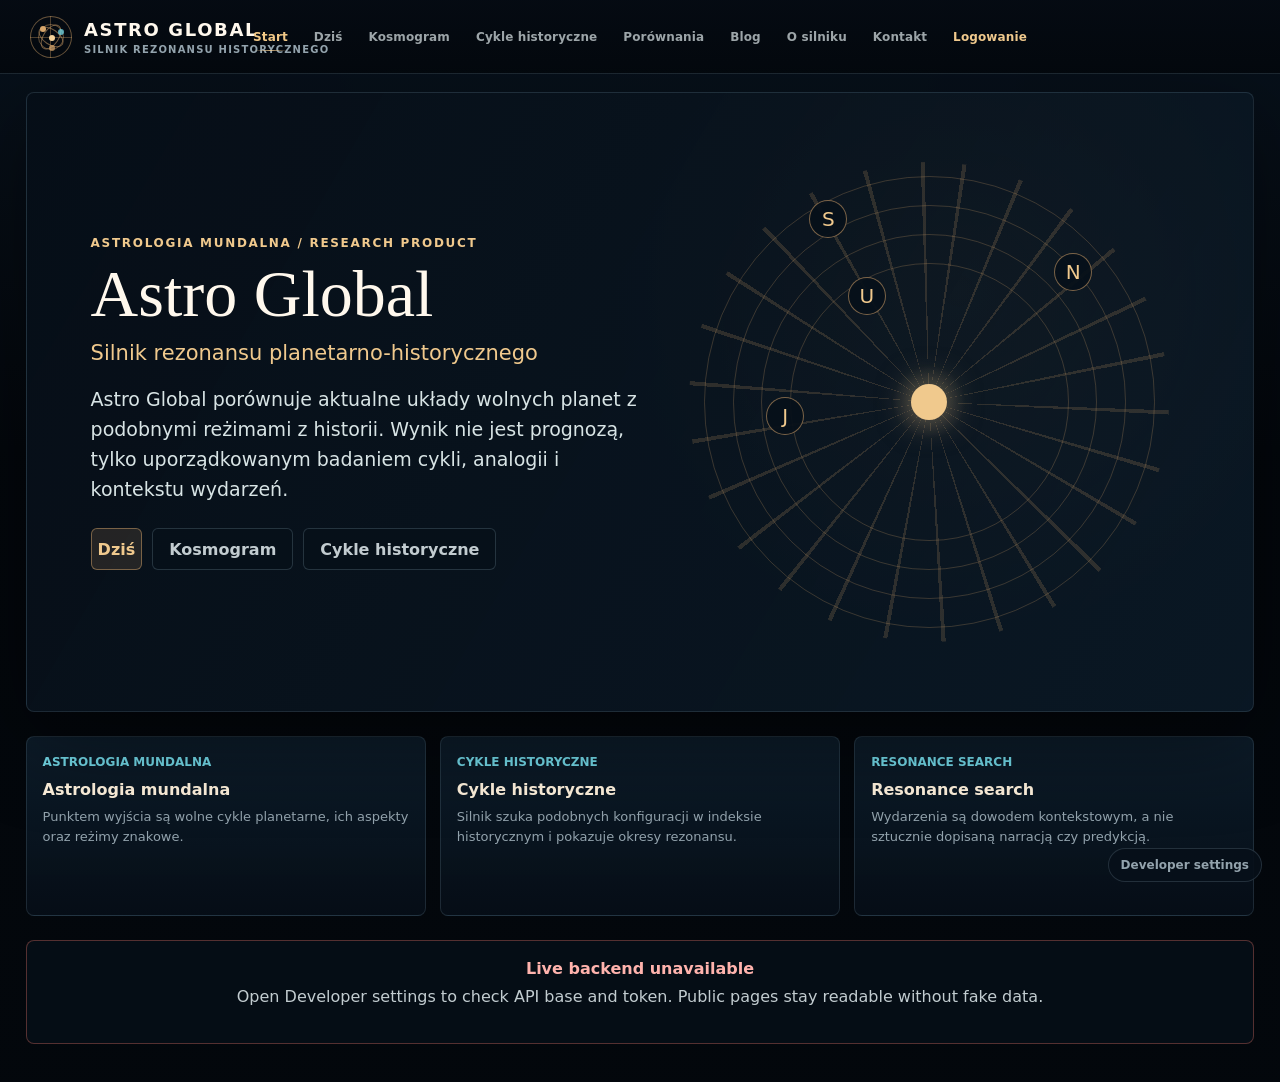
<file: web/index.html>
<!doctype html>
<html lang="en">
  <head>
    <meta charset="utf-8" />
    <meta name="viewport" content="width=device-width, initial-scale=1" />
    <meta http-equiv="Cache-Control" content="no-store" />
    <title>Astro Global</title>
    <link rel="icon" href="data:image/svg+xml,%3Csvg xmlns='http://www.w3.org/2000/svg' viewBox='0 0 64 64'%3E%3Ccircle cx='32' cy='32' r='28' fill='%23030a11' stroke='%23d6a56b' stroke-width='4'/%3E%3Ccircle cx='32' cy='32' r='6' fill='%23d6a56b'/%3E%3Cg fill='none' stroke='%2372d8e7' stroke-width='2'%3E%3Ccircle cx='32' cy='32' r='17'/%3E%3Cpath d='M32 6v10M32 48v10M6 32h10M48 32h10'/%3E%3C/g%3E%3C/svg%3E" />
    <link rel="stylesheet" href="./styles.css?v=20260526-natal-chart" />
  </head>
  <body>
    <header class="app-header">
      <a class="brand-lockup" href="#home" data-view="home" data-route="/" aria-label="Astro Global home">
        <span class="brand-mark" aria-hidden="true">
          <span class="brand-core"></span>
          <span class="brand-ring brand-ring-one"></span>
          <span class="brand-ring brand-ring-two"></span>
        </span>
        <span>
          <span class="brand-name">Astro Global</span>
          <span class="brand-subtitle">Silnik rezonansu historycznego</span>
        </span>
      </a>

      <nav class="primary-nav" aria-label="Main navigation">
        <button class="nav-link active" type="button" data-view="home" data-route="/">Start</button>
        <button class="nav-link" type="button" data-view="today" data-route="/dzis">Dziś</button>
        <button class="nav-link" type="button" data-view="chart" data-route="/kosmogram">Kosmogram</button>
        <button class="nav-link" type="button" data-view="explorer" data-route="/cykle-historyczne">Cykle historyczne</button>
        <button class="nav-link" type="button" data-view="compare" data-route="/porownania">Porównania</button>
        <button class="nav-link" type="button" data-view="blog" data-route="/blog">Blog</button>
        <button class="nav-link" type="button" data-view="engine" data-route="/o-silniku">O silniku</button>
        <button class="nav-link" type="button" data-view="contact" data-route="/kontakt">Kontakt</button>
        <button class="nav-link nav-login-link" type="button" data-view="login" data-route="/logowanie">Logowanie</button>
      </nav>

    </header>

    <details class="developer-drawer" id="developerSettings">
      <summary>Developer settings</summary>
      <div class="developer-panel" aria-label="Backend connection settings">
        <p class="developer-note">FastAPI connection for local development.</p>
        <label>
          API base
          <input id="apiBase" name="apiBase" value="http://127.0.0.1:8765" autocomplete="off" />
        </label>
        <label>
          Session token
          <input
            id="sessionToken"
            name="sessionToken"
            type="password"
            value="dev-local-token"
            autocomplete="off"
          />
        </label>
        <button class="primary-action" id="connectButton" type="button">Connect backend</button>
        <div class="connection-state" id="connectionState" aria-live="polite">
          <span class="status-pill">not connected</span>
        </div>
      </div>
    </details>

    <main class="site-shell">
      <div class="product-root" id="appRoot" aria-live="polite">
        <section class="page-shell shell-fallback">
          <div class="page-heading compact-heading">
            <p class="eyebrow">Astro Global</p>
            <h1>Loading observatory</h1>
            <p>
              The interactive Explorer is loading. If this message stays visible,
              refresh the page and keep using http://127.0.0.1:5173.
            </p>
          </div>
        </section>
      </div>
    </main>

    <script>
      window.__ASTRO_SHELL_READY = false;
      window.setTimeout(() => {
        const root = document.querySelector("#appRoot");
        if (!window.__ASTRO_SHELL_READY && root) {
          root.innerHTML = `
            <section class="page-shell">
              <div class="page-heading compact-heading">
                <p class="eyebrow">Frontend startup</p>
                <h1>Interactive shell did not start</h1>
                <p>
                  The page loaded, but the JavaScript shell did not render.
                  Refresh http://127.0.0.1:5173 and make sure you are not opening
                  web/index.html directly from disk.
                </p>
              </div>
            </section>
          `;
        }
      }, 2500);
    </script>
    <script src="./shell.js?v=20260526-natal-chart" type="module"></script>
  </body>
</html>
</file>
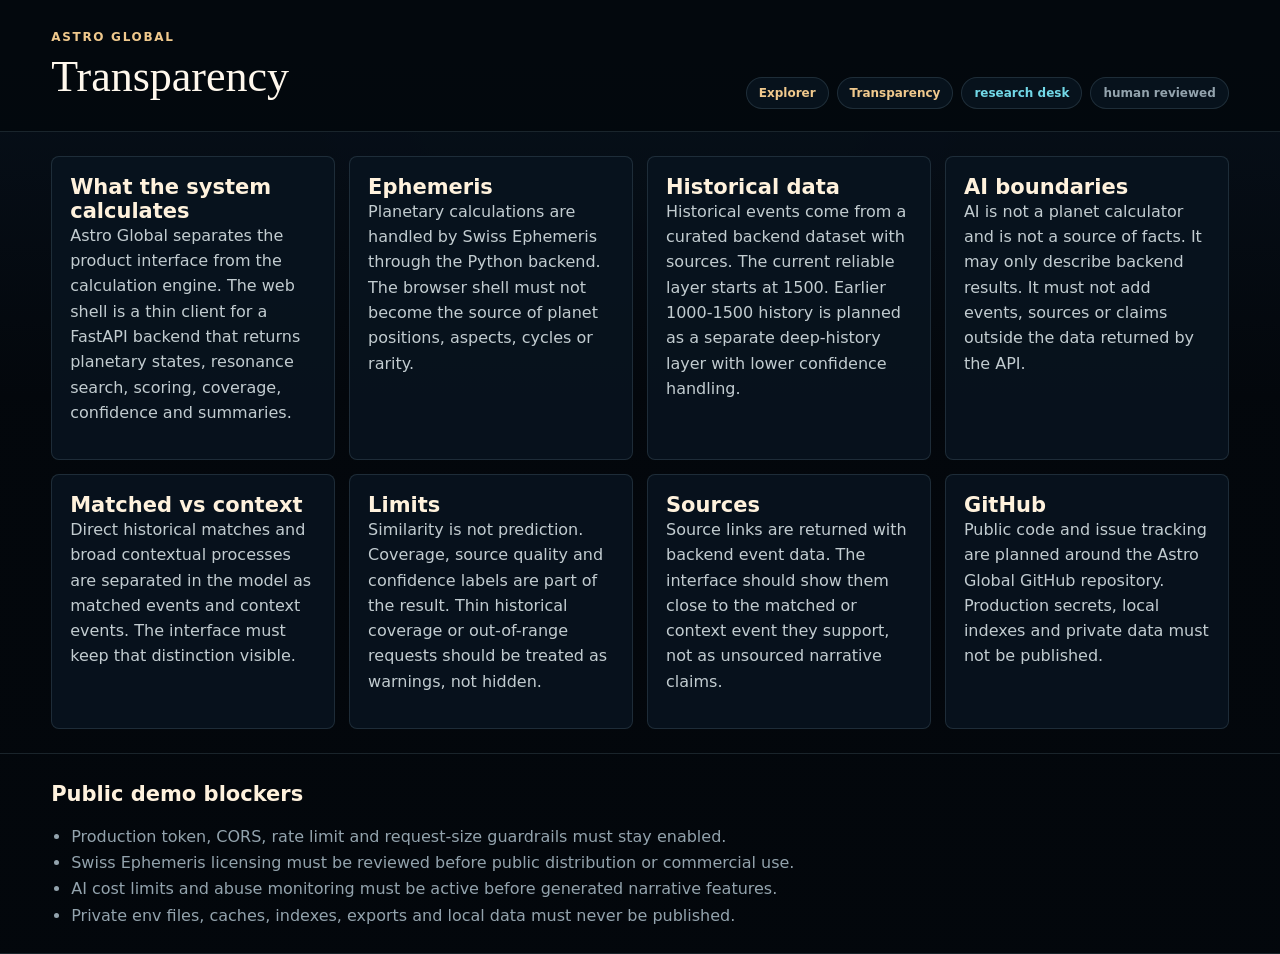
<file: web/transparency/index.html>
<!doctype html>
<html lang="pl">
  <head>
    <meta charset="utf-8" />
    <meta name="viewport" content="width=device-width, initial-scale=1" />
    <title>Astro Global Transparency</title>
    <link rel="stylesheet" href="../styles.css" />
  </head>
  <body>
    <header class="topbar">
      <div>
        <p class="eyebrow">Astro Global</p>
        <h1>Transparency</h1>
      </div>
      <div class="topbar-side">
        <nav class="site-nav" aria-label="Site navigation">
          <a href="../index.html">Explorer</a>
          <a href="./">Transparency</a>
        </nav>
        <div class="status-strip">
          <span class="badge ok">research desk</span>
          <span class="badge muted">human reviewed</span>
        </div>
      </div>
    </header>

    <main>
      <section class="band transparency-grid" aria-label="Project transparency">
        <article class="transparency-card">
          <h2>What the system calculates</h2>
          <p>
            Astro Global separates the product interface from the calculation engine.
            The web shell is a thin client for a FastAPI backend that returns planetary
            states, resonance search, scoring, coverage, confidence and summaries.
          </p>
        </article>

        <article class="transparency-card">
          <h2>Ephemeris</h2>
          <p>
            Planetary calculations are handled by Swiss Ephemeris through the Python
            backend. The browser shell must not become the source of planet positions,
            aspects, cycles or rarity.
          </p>
        </article>

        <article class="transparency-card">
          <h2>Historical data</h2>
          <p>
            Historical events come from a curated backend dataset with sources. The
            current reliable layer starts at 1500. Earlier 1000-1500 history is planned
            as a separate deep-history layer with lower confidence handling.
          </p>
        </article>

        <article class="transparency-card">
          <h2>AI boundaries</h2>
          <p>
            AI is not a planet calculator and is not a source of facts. It may only
            describe backend results. It must not add events, sources or claims outside
            the data returned by the API.
          </p>
        </article>

        <article class="transparency-card">
          <h2>Matched vs context</h2>
          <p>
            Direct historical matches and broad contextual processes are separated in
            the model as matched events and context events. The interface must keep that
            distinction visible.
          </p>
        </article>

        <article class="transparency-card">
          <h2>Limits</h2>
          <p>
            Similarity is not prediction. Coverage, source quality and confidence labels
            are part of the result. Thin historical coverage or out-of-range requests
            should be treated as warnings, not hidden.
          </p>
        </article>

        <article class="transparency-card">
          <h2>Sources</h2>
          <p>
            Source links are returned with backend event data. The interface should show
            them close to the matched or context event they support, not as unsourced
            narrative claims.
          </p>
        </article>

        <article class="transparency-card">
          <h2>GitHub</h2>
          <p>
            Public code and issue tracking are planned around the Astro Global GitHub
            repository. Production secrets, local indexes and private data must not be
            published.
          </p>
        </article>
      </section>

      <section class="band transparency-note">
        <h2>Public demo blockers</h2>
        <ul class="plain-list">
          <li>Production token, CORS, rate limit and request-size guardrails must stay enabled.</li>
          <li>Swiss Ephemeris licensing must be reviewed before public distribution or commercial use.</li>
          <li>AI cost limits and abuse monitoring must be active before generated narrative features.</li>
          <li>Private env files, caches, indexes, exports and local data must never be published.</li>
        </ul>
      </section>
    </main>
  </body>
</html>
</file>
<file: web/styles.css>
:root {
  color-scheme: dark;
  --bg: #03070c;
  --bg-2: #07111b;
  --panel: rgba(9, 20, 31, 0.88);
  --panel-2: rgba(12, 28, 42, 0.76);
  --line: rgba(136, 166, 183, 0.18);
  --line-strong: rgba(214, 165, 107, 0.48);
  --text: #edf4f4;
  --muted: #93a3ad;
  --soft: #c2ccd0;
  --copper: #d6a56b;
  --copper-2: #f0c98d;
  --cyan: #72d8e7;
  --green: #93c77d;
  --violet: #a27ad1;
  --red: #ba5e55;
  --radius: 8px;
  --shadow: 0 26px 90px rgba(0, 0, 0, 0.42);
  font-family:
    Inter, ui-sans-serif, system-ui, -apple-system, BlinkMacSystemFont, "Segoe UI", sans-serif;
}

.natal-page {
  max-width: 1780px;
}

.natal-layout {
  display: grid;
  grid-template-columns: minmax(330px, 420px) minmax(0, 1fr);
  gap: 16px;
  align-items: start;
}

.natal-input-panel,
.natal-chart-card,
.natal-empty {
  background:
    linear-gradient(180deg, rgba(15, 31, 45, 0.86), rgba(4, 12, 19, 0.92)),
    radial-gradient(circle at 20% 0%, rgba(214, 165, 107, 0.08), transparent 40%);
  border-color: rgba(121, 151, 176, 0.18);
}

.compact-section-head {
  margin-bottom: 18px;
}

.compact-section-head h1 {
  margin: 5px 0 8px;
  font-size: 28px;
  letter-spacing: 0;
}

.natal-form {
  display: grid;
  gap: 13px;
}

.natal-form label {
  display: grid;
  gap: 6px;
  color: rgba(220, 233, 242, 0.74);
  font-size: 11px;
  font-weight: 800;
  letter-spacing: 0.08em;
  text-transform: uppercase;
}

.natal-form input,
.natal-form select {
  width: 100%;
  min-height: 42px;
  border: 1px solid rgba(122, 151, 176, 0.22);
  border-radius: 8px;
  background: rgba(2, 9, 15, 0.78);
  color: rgba(245, 249, 252, 0.94);
  padding: 0 12px;
  font: inherit;
  letter-spacing: 0;
  text-transform: none;
}

.natal-checkbox {
  display: flex !important;
  grid-template-columns: auto 1fr;
  align-items: center;
  gap: 10px !important;
  color: rgba(219, 230, 240, 0.82) !important;
  letter-spacing: 0 !important;
  text-transform: none !important;
}

.natal-checkbox input {
  width: 16px;
  min-height: 16px;
  accent-color: #d6a56b;
}

.natal-manual-location {
  border: 1px solid rgba(122, 151, 176, 0.16);
  border-radius: 8px;
  padding: 10px 12px;
  color: rgba(205, 220, 232, 0.78);
}

.natal-manual-location summary {
  cursor: pointer;
  color: #d6a56b;
  font-size: 12px;
  font-weight: 800;
}

.natal-manual-grid {
  display: grid;
  gap: 10px;
  margin-top: 12px;
}

.natal-submit {
  width: 100%;
  justify-content: center;
}

.natal-result-panel {
  min-width: 0;
}

.natal-empty {
  min-height: 560px;
  display: grid;
  place-items: center;
  text-align: center;
  overflow: hidden;
}

.natal-empty h2 {
  margin: 8px 0;
  font-size: 32px;
}

.natal-empty-orbit {
  position: relative;
  width: 280px;
  aspect-ratio: 1;
  margin: 22px auto 0;
  border: 1px solid rgba(114, 216, 231, 0.16);
  border-radius: 50%;
}

.natal-empty-orbit span {
  position: absolute;
  inset: 14%;
  border: 1px solid rgba(214, 165, 107, 0.18);
  border-radius: 50%;
}

.natal-empty-orbit span:nth-child(2) {
  inset: 28%;
  border-color: rgba(114, 216, 231, 0.14);
}

.natal-empty-orbit span:nth-child(3) {
  inset: 43%;
  background: rgba(214, 165, 107, 0.8);
  box-shadow: 0 0 24px rgba(214, 165, 107, 0.22);
}

.natal-result-head {
  display: flex;
  justify-content: space-between;
  gap: 18px;
  align-items: start;
  margin-bottom: 14px;
}

.natal-result-head h2 {
  margin: 3px 0 6px;
  font-size: 26px;
}

.natal-accuracy-pill {
  border: 1px solid rgba(214, 165, 107, 0.26);
  border-radius: 999px;
  color: #d6a56b;
  padding: 7px 10px;
  font-size: 11px;
  font-weight: 800;
  text-transform: uppercase;
}

.natal-warning {
  border: 1px solid rgba(214, 165, 107, 0.25);
  border-radius: 8px;
  background: rgba(214, 165, 107, 0.08);
  color: rgba(246, 220, 183, 0.94);
  padding: 10px 12px;
  margin-bottom: 14px;
}

.natal-warning p {
  margin: 0;
}

.natal-tabs {
  display: flex;
  gap: 6px;
  flex-wrap: wrap;
  padding-bottom: 14px;
  margin-bottom: 14px;
  border-bottom: 1px solid rgba(122, 151, 176, 0.14);
}

.natal-tab {
  border: 1px solid transparent;
  border-radius: 999px;
  background: transparent;
  color: rgba(207, 222, 233, 0.78);
  padding: 8px 11px;
  font-size: 12px;
  font-weight: 800;
}

.natal-tab.active {
  border-color: rgba(214, 165, 107, 0.34);
  color: #f2c987;
  background: rgba(214, 165, 107, 0.08);
}

.natal-main-grid {
  display: grid;
  grid-template-columns: minmax(460px, 0.98fr) minmax(320px, 0.72fr);
  gap: 16px;
  align-items: start;
}

.natal-chart-stage {
  min-width: 0;
  border: 1px solid rgba(122, 151, 176, 0.16);
  border-radius: 10px;
  background:
    radial-gradient(circle at 50% 46%, rgba(214, 165, 107, 0.06), transparent 28%),
    linear-gradient(180deg, rgba(3, 12, 20, 0.82), rgba(2, 8, 13, 0.94));
  padding: 12px;
}

.natal-wheel {
  display: block;
  width: 100%;
  height: auto;
  max-height: min(74vh, 760px);
}

.natal-wheel-atmosphere {
  fill: rgba(6, 16, 25, 0.84);
  stroke: rgba(122, 151, 176, 0.12);
}

.natal-ring,
.natal-sign-division,
.natal-degree-tick,
.natal-house-cusp {
  fill: none;
  stroke: rgba(126, 155, 181, 0.18);
  stroke-width: 1;
}

.natal-degree-tick {
  stroke: rgba(126, 155, 181, 0.12);
}

.natal-zodiac-glyph {
  fill: rgba(218, 171, 103, 0.84);
  font-size: 24px;
  text-anchor: middle;
  dominant-baseline: central;
}

.natal-house-number,
.natal-axis-label,
.natal-planet-degree {
  fill: rgba(207, 223, 236, 0.76);
  font-size: 12px;
  text-anchor: middle;
  dominant-baseline: central;
  font-weight: 800;
}

.natal-axis-line {
  stroke: rgba(214, 165, 107, 0.52);
  stroke-width: 1.4;
}

.natal-aspect-line {
  stroke: rgba(114, 216, 231, 0.34);
  stroke-width: 1.1;
}

.natal-aspect-line.aspect-square,
.natal-aspect-line.aspect-opposition {
  stroke: rgba(167, 102, 214, 0.38);
}

.natal-aspect-line.aspect-trine,
.natal-aspect-line.aspect-sextile {
  stroke: rgba(84, 180, 194, 0.34);
}

.natal-aspect-line.is-highlighted {
  stroke: #f2c987;
  stroke-width: 2.2;
}

.natal-planet-dot {
  fill: rgba(8, 30, 39, 0.94);
  stroke: rgba(114, 216, 231, 0.38);
}

.natal-planet-glyph {
  fill: rgba(230, 239, 246, 0.96);
  font-size: 22px;
  text-anchor: middle;
  font-family: Georgia, "Times New Roman", serif;
}

.natal-planet.is-highlighted .natal-planet-dot,
.natal-planet:hover .natal-planet-dot {
  stroke: rgba(214, 165, 107, 0.9);
  stroke-width: 2;
}

.natal-wheel-core {
  fill: rgba(214, 165, 107, 0.86);
}

.natal-side-stack {
  display: grid;
  gap: 12px;
}

.natal-data-panel {
  border: 1px solid rgba(122, 151, 176, 0.16);
  border-radius: 10px;
  background: rgba(3, 12, 20, 0.5);
  padding: 14px;
}

.natal-data-panel h3 {
  margin: 0 0 12px;
  color: rgba(230, 238, 245, 0.92);
  font-size: 14px;
  text-transform: uppercase;
  letter-spacing: 0.08em;
}

.natal-table-wrap {
  overflow-x: auto;
}

.natal-table {
  width: 100%;
  border-collapse: collapse;
  font-size: 13px;
}

.natal-table th,
.natal-table td {
  padding: 8px 7px;
  border-bottom: 1px solid rgba(122, 151, 176, 0.1);
  text-align: left;
  color: rgba(218, 230, 239, 0.86);
}

.natal-table th {
  color: rgba(129, 170, 190, 0.88);
  font-size: 10px;
  text-transform: uppercase;
  letter-spacing: 0.08em;
}

.natal-axis-grid,
.natal-meter-grid,
.interpretation-grid {
  display: grid;
  grid-template-columns: repeat(2, minmax(0, 1fr));
  gap: 10px;
  margin-top: 12px;
}

.natal-axis-grid span,
.natal-meter {
  border: 1px solid rgba(122, 151, 176, 0.13);
  border-radius: 8px;
  background: rgba(255, 255, 255, 0.025);
  padding: 9px 10px;
}

.natal-meter {
  position: relative;
  overflow: hidden;
}

.natal-meter span,
.natal-meter strong {
  position: relative;
  z-index: 1;
}

.natal-meter strong {
  float: right;
  color: #f2c987;
}

.natal-meter i {
  position: absolute;
  inset: auto 0 0 0;
  width: var(--meter);
  height: 3px;
  background: linear-gradient(90deg, rgba(114, 216, 231, 0.7), rgba(214, 165, 107, 0.85));
}

.muted-copy {
  color: rgba(196, 211, 224, 0.68);
}

@media (max-width: 1180px) {
  .natal-layout,
  .natal-main-grid {
    grid-template-columns: 1fr;
  }
}

@media (max-width: 720px) {
  .natal-result-head,
  .natal-axis-grid,
  .natal-meter-grid,
  .interpretation-grid {
    grid-template-columns: 1fr;
    flex-direction: column;
  }

  .natal-chart-stage {
    padding: 4px;
  }
}

* {
  box-sizing: border-box;
}

html {
  min-width: 320px;
  background: var(--bg);
}

body {
  margin: 0;
  background:
    linear-gradient(180deg, rgba(8, 18, 29, 0.96), rgba(3, 7, 12, 0.98) 42%),
    radial-gradient(circle at 50% 0, rgba(114, 216, 231, 0.12), transparent 34%),
    var(--bg);
  color: var(--text);
}

body[data-current-view="explorer"] {
  background:
    radial-gradient(circle at 72% -8%, rgba(214, 165, 107, 0.07), transparent 30%),
    radial-gradient(circle at 50% 22%, rgba(75, 180, 207, 0.055), transparent 42%),
    linear-gradient(180deg, #03070c 0%, #030912 48%, #020509 100%);
}

body[data-current-view="explorer"] .primary-nav {
  display: none;
}

body[data-current-view="explorer"] .app-header {
  display: none;
}

body[data-current-view="explorer"] .developer-drawer {
  display: none;
}

body[data-current-view="explorer"] .site-shell {
  padding: 0;
}

button,
input,
select,
textarea {
  font: inherit;
}

button {
  cursor: pointer;
}

h1,
h2,
h3,
p {
  margin-top: 0;
}

h1 {
  margin-bottom: 10px;
  color: #fff8ed;
  font-family: Georgia, "Times New Roman", serif;
  font-size: 44px;
  font-weight: 500;
  line-height: 1;
  letter-spacing: 0;
}

h2 {
  margin-bottom: 0;
  color: #fff2dd;
  font-size: 21px;
  font-weight: 600;
  letter-spacing: 0;
}

h3 {
  margin-bottom: 8px;
  color: #fff2dd;
  font-size: 16px;
  font-weight: 600;
}

p {
  color: var(--soft);
  line-height: 1.58;
}

a {
  color: inherit;
}

.app-header {
  position: sticky;
  top: 0;
  z-index: 20;
  display: grid;
  grid-template-columns: minmax(220px, 300px) minmax(0, 1fr) minmax(160px, 300px);
  gap: clamp(14px, 2vw, 28px);
  align-items: center;
  min-height: 74px;
  padding: 11px clamp(16px, 2.4vw, 30px);
  border-bottom: 1px solid var(--line);
  background:
    linear-gradient(180deg, rgba(5, 11, 18, 0.96), rgba(3, 8, 13, 0.94)),
    radial-gradient(circle at 26% -60%, rgba(214, 165, 107, 0.055), transparent 34%);
  backdrop-filter: blur(16px);
}

.brand-lockup {
  display: inline-grid;
  grid-template-columns: 42px 1fr;
  gap: 12px;
  align-items: center;
  color: var(--text);
  text-decoration: none;
}

.brand-mark {
  position: relative;
  width: 42px;
  height: 42px;
  border: 1px solid var(--line-strong);
  border-radius: 50%;
  background:
    linear-gradient(90deg, transparent 48%, rgba(214, 165, 107, 0.46) 49%, transparent 51%),
    linear-gradient(0deg, transparent 48%, rgba(214, 165, 107, 0.46) 49%, transparent 51%);
}

.brand-mark::before,
.brand-mark::after,
.brand-ring,
.brand-core {
  position: absolute;
  display: block;
  content: "";
}

.brand-mark::before {
  inset: 7px;
  border: 1px solid rgba(214, 165, 107, 0.42);
  border-radius: 50%;
}

.brand-mark::after {
  left: 9px;
  top: 9px;
  width: 6px;
  height: 6px;
  border-radius: 50%;
  background: var(--copper);
  box-shadow: 18px 3px 0 rgba(114, 216, 231, 0.75), 9px 19px 0 rgba(214, 165, 107, 0.72);
}

.brand-core {
  left: 18px;
  top: 18px;
  width: 6px;
  height: 6px;
  border-radius: 50%;
  background: #f5d29a;
}

.brand-ring {
  border: 1px solid rgba(214, 165, 107, 0.52);
  border-radius: 50%;
  transform: rotate(34deg);
}

.brand-ring-one {
  inset: 12px 6px;
}

.brand-ring-two {
  inset: 6px 12px;
}

.brand-name {
  display: block;
  color: #fff8ed;
  font-size: 18px;
  font-weight: 720;
  letter-spacing: 0.09em;
  text-transform: uppercase;
}

.brand-subtitle {
  display: block;
  margin-top: 4px;
  color: var(--muted);
  font-size: 10px;
  font-weight: 650;
  letter-spacing: 0.12em;
  text-transform: uppercase;
}

.primary-nav {
  display: flex;
  flex-wrap: nowrap;
  gap: 4px;
  justify-content: center;
  align-items: center;
  justify-self: center;
  min-width: 0;
  width: min(100%, 880px);
}

.nav-link {
  position: relative;
  display: inline-flex;
  align-items: center;
  justify-content: center;
  flex: 0 1 auto;
  min-height: 34px;
  padding: 0 10px;
  border: 1px solid transparent;
  border-radius: 999px;
  background: transparent;
  color: rgba(216, 226, 228, 0.72);
  font-size: 12px;
  font-weight: 620;
  letter-spacing: 0.01em;
  text-decoration: none;
  text-transform: none;
  white-space: nowrap;
  transition: border-color 150ms ease, background 150ms ease, color 150ms ease;
}

.nav-link:hover {
  color: #fff4df;
  background: rgba(214, 165, 107, 0.045);
}

.nav-link.active {
  color: #f2c987;
  border-color: transparent;
  background: transparent;
}

.nav-link.active::after {
  position: absolute;
  right: 11px;
  bottom: 2px;
  left: 11px;
  height: 1px;
  background: linear-gradient(90deg, transparent, rgba(240, 201, 141, 0.86), transparent);
  content: "";
}

.nav-link-anchor {
  display: inline-flex;
  align-items: center;
}

.nav-login-link {
  color: #f0c98d;
  border-color: transparent;
  background: transparent;
}

.header-actions {
  display: flex;
  gap: 10px;
  justify-content: end;
}

.icon-button,
.profile-chip {
  display: inline-grid;
  place-items: center;
  width: 40px;
  height: 40px;
  border: 1px solid var(--line);
  border-radius: 50%;
  background: rgba(13, 27, 40, 0.62);
  color: var(--text);
}

.profile-chip {
  border-color: rgba(214, 165, 107, 0.58);
  color: var(--copper-2);
  font-size: 13px;
}

.site-shell {
  padding: 18px clamp(14px, 2vw, 28px) 38px;
}

.product-intro {
  display: grid;
  grid-template-columns: minmax(280px, 1fr) minmax(260px, 620px);
  gap: 24px;
  align-items: end;
  min-height: 190px;
  padding: 34px 8px 28px;
}

.intro-copy {
  max-width: 780px;
  margin-bottom: 0;
  color: #d8e4e5;
  font-size: 18px;
}

.intro-metrics {
  display: grid;
  grid-template-columns: repeat(3, minmax(0, 1fr));
  gap: 10px;
}

.intro-metrics span {
  min-height: 78px;
  padding: 14px;
  border: 1px solid var(--line);
  border-radius: var(--radius);
  background: rgba(10, 22, 34, 0.78);
  color: var(--muted);
  font-size: 12px;
  line-height: 1.35;
}

.intro-metrics strong {
  display: block;
  margin-bottom: 4px;
  color: var(--copper-2);
  font-size: 20px;
}

.workspace {
  display: grid;
  grid-template-columns: minmax(238px, 280px) minmax(0, 1fr) minmax(280px, 330px);
  gap: 14px;
  align-items: start;
}

.side-panel,
.observatory-panel,
.sub-panel,
.research-card,
.contact-form {
  border: 1px solid var(--line);
  border-radius: var(--radius);
  background:
    linear-gradient(180deg, rgba(13, 29, 43, 0.88), rgba(5, 13, 22, 0.92)),
    var(--panel);
  box-shadow: var(--shadow);
}

.side-panel,
.observatory-panel {
  min-height: 680px;
}

.side-panel {
  display: grid;
  gap: 14px;
  padding: 18px;
}

.observatory-panel {
  overflow: hidden;
}

.panel-heading,
.panel-topline {
  display: flex;
  gap: 14px;
  align-items: center;
  justify-content: space-between;
}

.panel-topline {
  padding: 18px 22px 14px;
  border-bottom: 1px solid var(--line);
}

.eyebrow {
  margin: 0 0 8px;
  color: var(--copper-2);
  font-size: 12px;
  font-weight: 800;
  letter-spacing: 1.7px;
  text-transform: uppercase;
}

.panel-note {
  margin: 0 0 10px;
  color: var(--muted);
  font-size: 13px;
}

.status-pill {
  display: inline-flex;
  align-items: center;
  min-height: 24px;
  padding: 0 9px;
  border: 1px solid rgba(214, 165, 107, 0.26);
  border-radius: 999px;
  background: rgba(214, 165, 107, 0.08);
  color: var(--copper-2);
  font-size: 11px;
  font-weight: 700;
  white-space: nowrap;
}

.status-pill.live {
  border-color: rgba(114, 216, 231, 0.32);
  background: rgba(114, 216, 231, 0.08);
  color: var(--cyan);
}

.planet-list,
.context-list {
  display: grid;
  gap: 0;
  margin: 0;
  padding: 0;
  list-style: none;
}

.planet-list li,
.score-list li {
  display: flex;
  align-items: center;
  justify-content: space-between;
  gap: 10px;
  min-height: 34px;
  border-bottom: 1px solid rgba(136, 166, 183, 0.1);
  color: var(--soft);
  font-size: 13px;
}

.planet-list strong,
.score-list strong {
  color: #dce7e7;
  font-size: 12px;
  font-weight: 500;
  text-align: right;
}

.sub-panel {
  padding: 16px;
  box-shadow: none;
}

.resonance-list {
  display: grid;
  gap: 12px;
}

.resonance-list article {
  display: grid;
  grid-template-columns: 38px 1fr auto;
  gap: 12px;
  align-items: center;
}

.resonance-list h3,
.resonance-list p {
  margin: 0;
}

.resonance-list h3 {
  font-size: 14px;
}

.resonance-list p,
.resonance-list strong {
  color: var(--muted);
  font-size: 11px;
  font-weight: 500;
}

.cycle-icon {
  display: grid;
  place-items: center;
  width: 38px;
  height: 38px;
  border: 1px solid rgba(214, 165, 107, 0.38);
  border-radius: 50%;
  color: var(--copper-2);
}

.tool-row {
  display: flex;
  flex-wrap: wrap;
  gap: 7px;
  justify-content: end;
}

.tool-chip {
  min-height: 34px;
  padding: 0 12px;
  border: 1px solid rgba(136, 166, 183, 0.12);
  border-radius: 6px;
  background: rgba(7, 18, 29, 0.76);
  color: var(--muted);
  font-size: 11px;
  text-transform: uppercase;
}

.tool-chip.active {
  border-color: rgba(214, 165, 107, 0.5);
  color: var(--copper-2);
}

.sky-stage {
  position: relative;
  display: grid;
  grid-template-columns: minmax(320px, 1fr) minmax(210px, 270px);
  gap: 12px;
  min-height: 390px;
  padding: 22px;
  overflow: hidden;
  border-bottom: 1px solid var(--line);
}

.star-field {
  position: absolute;
  inset: 0;
  opacity: 0.78;
  background-image:
    radial-gradient(circle at 12% 22%, rgba(240, 201, 141, 0.9) 0 1px, transparent 2px),
    radial-gradient(circle at 36% 14%, rgba(114, 216, 231, 0.74) 0 1px, transparent 2px),
    radial-gradient(circle at 58% 28%, rgba(240, 201, 141, 0.75) 0 1px, transparent 2px),
    radial-gradient(circle at 78% 18%, rgba(240, 201, 141, 0.65) 0 1px, transparent 2px),
    radial-gradient(circle at 88% 52%, rgba(114, 216, 231, 0.55) 0 1px, transparent 2px),
    linear-gradient(rgba(214, 165, 107, 0.08) 1px, transparent 1px),
    linear-gradient(90deg, rgba(214, 165, 107, 0.08) 1px, transparent 1px);
  background-size: auto, auto, auto, auto, auto, 86px 86px, 86px 86px;
}

.orbital-map {
  position: relative;
  z-index: 1;
  width: min(100%, 570px);
  aspect-ratio: 1;
  margin: auto;
  border-radius: 50%;
  background:
    radial-gradient(circle, rgba(240, 201, 141, 0.18), transparent 11%),
    repeating-conic-gradient(from 8deg, rgba(214, 165, 107, 0.18) 0 1deg, transparent 1deg 14deg);
}

.sun-core,
.orbit,
.planet-marker {
  position: absolute;
  display: grid;
  place-items: center;
  border-radius: 50%;
}

.sun-core {
  left: 50%;
  top: 50%;
  width: 36px;
  height: 36px;
  background: var(--copper-2);
  transform: translate(-50%, -50%);
  box-shadow: 0 0 34px rgba(240, 201, 141, 0.5);
}

.orbit {
  inset: var(--inset);
  border: 1px solid rgba(214, 165, 107, 0.24);
}

.orbit-one {
  --inset: 21%;
}

.orbit-two {
  --inset: 15%;
}

.orbit-three {
  --inset: 9%;
}

.orbit-four {
  --inset: 3%;
}

.orbit-five {
  --inset: -3%;
}

.planet-marker {
  z-index: 2;
  width: 38px;
  height: 38px;
  border: 1px solid rgba(214, 165, 107, 0.56);
  background: rgba(7, 16, 26, 0.94);
  color: var(--copper-2);
  font-size: 20px;
}

.saturn {
  left: 25%;
  top: 8%;
}

.jupiter {
  left: 16%;
  top: 49%;
}

.uranus {
  left: 33%;
  top: 24%;
}

.neptune {
  left: 76%;
  top: 19%;
}

.pluto {
  left: 66%;
  top: 75%;
}

.node {
  left: 37%;
  top: 78%;
}

.active-resonance {
  position: relative;
  z-index: 1;
  align-self: center;
  padding: 20px;
  border: 1px solid var(--line);
  border-radius: var(--radius);
  background: rgba(8, 18, 28, 0.88);
}

.active-resonance h3 {
  margin-bottom: 4px;
  font-family: Georgia, "Times New Roman", serif;
  font-size: 24px;
  font-weight: 500;
}

.resonance-type {
  margin-bottom: 8px;
  color: var(--copper);
  font-size: 12px;
  text-transform: uppercase;
}

.active-resonance > strong {
  display: block;
  margin-bottom: 18px;
  color: var(--copper-2);
  font-size: 32px;
  font-weight: 500;
}

dl {
  display: grid;
  gap: 10px;
  margin: 0 0 18px;
}

dl div {
  display: grid;
  gap: 2px;
}

dt {
  color: var(--muted);
  font-size: 12px;
}

dd {
  margin: 0;
  color: var(--text);
  font-size: 13px;
}

.text-action {
  min-height: 34px;
  padding: 0;
  border: 0;
  background: transparent;
  color: var(--copper-2);
  font-weight: 700;
  text-transform: uppercase;
}

.timeline-module {
  padding: 14px 22px 0;
  border-bottom: 1px solid var(--line);
}

.timeline-scale,
.timeline-track {
  position: relative;
  display: grid;
  grid-template-columns: repeat(6, 1fr);
  align-items: center;
  min-height: 32px;
}

.timeline-scale {
  color: var(--muted);
  font-size: 12px;
}

.timeline-track {
  margin-bottom: 18px;
  border-top: 1px solid rgba(214, 165, 107, 0.38);
  border-bottom: 1px solid rgba(136, 166, 183, 0.12);
}

.timeline-track span {
  position: absolute;
  top: -5px;
  width: 9px;
  height: 9px;
  border-radius: 50%;
  background: var(--copper);
}

.timeline-track .hot {
  background: var(--red);
}

.timeline-track .cyan {
  background: var(--cyan);
}

.era-cards {
  display: grid;
  grid-template-columns: repeat(5, minmax(120px, 1fr));
  gap: 8px;
  padding-bottom: 14px;
}

.era-cards article {
  min-height: 116px;
  padding: 12px;
  border: 1px solid rgba(136, 166, 183, 0.15);
  border-radius: 6px;
  background: rgba(8, 18, 29, 0.7);
}

.era-cards article.selected {
  border-color: var(--line-strong);
}

.era-cards strong {
  display: block;
  margin-bottom: 8px;
  color: var(--copper-2);
}

.era-cards span {
  display: block;
  margin-bottom: 6px;
  color: var(--text);
  font-size: 13px;
}

.era-cards p {
  margin-bottom: 0;
  color: var(--muted);
  font-size: 12px;
  line-height: 1.45;
}

.view-panel {
  padding: 20px 22px 22px;
}

.view-intro {
  display: grid;
  grid-template-columns: minmax(180px, 260px) 1fr;
  gap: 18px;
  align-items: start;
  margin-bottom: 16px;
}

.view-intro p:last-child {
  margin-bottom: 0;
}

.research-grid {
  display: grid;
  grid-template-columns: repeat(3, minmax(0, 1fr));
  gap: 10px;
}

.research-card {
  min-height: 180px;
  padding: 16px;
  box-shadow: none;
}

.card-label {
  margin-bottom: 8px;
  color: var(--cyan);
  font-size: 12px;
  font-weight: 800;
  text-transform: uppercase;
}

.research-card p:not(.card-label) {
  margin-bottom: 14px;
  color: var(--muted);
  font-size: 13px;
}

.badge-row {
  display: flex;
  flex-wrap: wrap;
  gap: 7px;
}

.cycle-bars {
  display: grid;
  gap: 18px;
}

.cycle-bars article div {
  display: flex;
  justify-content: space-between;
  gap: 12px;
}

.cycle-bars strong,
.cycle-bars span,
.cycle-bars p {
  font-size: 12px;
}

.cycle-bars span,
.cycle-bars p {
  color: var(--muted);
}

meter {
  width: 100%;
  height: 6px;
  margin: 8px 0;
}

meter::-webkit-meter-bar {
  border: 0;
  border-radius: 99px;
  background: rgba(136, 166, 183, 0.14);
}

meter::-webkit-meter-optimum-value {
  border-radius: 99px;
  background: linear-gradient(90deg, var(--copper), var(--copper-2));
}

.confidence-panel {
  display: grid;
  grid-template-columns: 116px 1fr;
  gap: 14px;
  align-items: center;
}

.confidence-panel .eyebrow {
  grid-column: 1 / -1;
}

.confidence-ring {
  display: grid;
  place-items: center;
  width: 108px;
  aspect-ratio: 1;
  border-radius: 50%;
  background:
    radial-gradient(circle at center, rgba(7, 16, 25, 1) 0 57%, transparent 58%),
    conic-gradient(var(--copper-2) 0 259deg, rgba(136, 166, 183, 0.18) 259deg);
}

.confidence-ring span {
  color: var(--copper-2);
  font-size: 25px;
}

.confidence-ring small {
  color: var(--muted);
  font-size: 10px;
  text-transform: uppercase;
}

.score-list {
  display: grid;
  gap: 4px;
  margin: 0;
  padding: 0;
  list-style: none;
}

.context-list {
  gap: 16px;
}

.context-list li {
  display: grid;
  grid-template-columns: 46px 1fr;
  gap: 12px;
  color: var(--muted);
  font-size: 13px;
}

.context-list strong {
  color: var(--copper-2);
}

.contact-form {
  display: grid;
  grid-template-columns: repeat(3, minmax(0, 1fr));
  gap: 12px;
  margin-top: 12px;
  padding: 16px;
  box-shadow: none;
}

label {
  display: grid;
  gap: 6px;
  color: var(--muted);
  font-size: 12px;
  font-weight: 700;
  text-transform: uppercase;
}

input,
select,
textarea {
  width: 100%;
  min-height: 40px;
  border: 1px solid rgba(136, 166, 183, 0.22);
  border-radius: 6px;
  background: rgba(4, 11, 18, 0.86);
  color: var(--text);
  padding: 9px 10px;
}

textarea {
  resize: vertical;
}

.wide-field {
  grid-column: span 3;
}

.consent-field {
  grid-template-columns: 18px 1fr;
  align-items: center;
  text-transform: none;
}

.consent-field input {
  min-height: 18px;
}

.primary-action {
  min-height: 42px;
  border: 1px solid var(--line-strong);
  border-radius: 6px;
  background: rgba(214, 165, 107, 0.14);
  color: var(--copper-2);
  font-weight: 800;
}

.form-state {
  align-self: center;
  color: var(--cyan);
  font-size: 13px;
}

.topbar {
  display: flex;
  align-items: end;
  justify-content: space-between;
  gap: 24px;
  min-height: 120px;
  padding: 28px clamp(18px, 4vw, 56px) 22px;
  border-bottom: 1px solid var(--line);
  background: rgba(3, 8, 13, 0.92);
}

.topbar-side,
.site-nav,
.status-strip {
  display: flex;
  flex-wrap: wrap;
  gap: 8px;
  justify-content: end;
}

.site-nav a,
.badge {
  display: inline-flex;
  align-items: center;
  min-height: 32px;
  padding: 0 12px;
  border: 1px solid var(--line);
  border-radius: 999px;
  background: rgba(10, 22, 34, 0.78);
  color: var(--copper-2);
  font-size: 12px;
  font-weight: 800;
  text-decoration: none;
}

.badge.ok {
  color: var(--cyan);
}

.badge.muted {
  color: var(--muted);
}

.band {
  padding: 24px clamp(18px, 4vw, 56px);
  border-bottom: 1px solid var(--line);
}

.transparency-grid {
  display: grid;
  grid-template-columns: repeat(auto-fit, minmax(260px, 1fr));
  gap: 14px;
}

.transparency-card {
  min-height: 190px;
  padding: 18px;
  border: 1px solid var(--line);
  border-radius: var(--radius);
  background: var(--panel);
}

.transparency-note {
  color: var(--muted);
  line-height: 1.6;
}

.plain-list {
  margin: 12px 0 0;
  padding-left: 20px;
  line-height: 1.65;
}

.developer-drawer {
  position: fixed;
  right: 18px;
  top: auto;
  bottom: 18px;
  z-index: 30;
  max-width: min(520px, calc(100vw - 36px));
}

.developer-drawer summary {
  display: inline-flex;
  align-items: center;
  min-height: 34px;
  padding: 0 12px;
  border: 1px solid rgba(136, 166, 183, 0.22);
  border-radius: 999px;
  background: rgba(7, 16, 25, 0.92);
  color: var(--muted);
  font-size: 12px;
  font-weight: 800;
  list-style: none;
  cursor: pointer;
}

.developer-drawer summary::-webkit-details-marker {
  display: none;
}

.developer-panel {
  display: grid;
  grid-template-columns: 1fr 1fr auto;
  gap: 12px;
  align-items: end;
  margin-top: 8px;
  padding: 14px;
  border: 1px solid var(--line);
  border-radius: var(--radius);
  background: rgba(4, 11, 18, 0.98);
  box-shadow: var(--shadow);
}

.developer-note,
.connection-state {
  grid-column: 1 / -1;
  margin: 0;
  color: var(--muted);
  font-size: 12px;
}

.product-root {
  display: grid;
  gap: 24px;
}

.explorer-observatory-page {
  display: grid;
  gap: 16px;
}

.explorer-command-bar {
  display: grid;
  grid-template-columns: minmax(240px, 420px) auto 1fr;
  gap: 12px;
  align-items: end;
  padding: 14px 16px;
  border: 1px solid var(--line);
  border-radius: var(--radius);
  background: rgba(4, 11, 18, 0.84);
  box-shadow: 0 18px 58px rgba(0, 0, 0, 0.28);
}

.explorer-command-bar .example-row {
  align-self: end;
  justify-content: end;
}

.explorer-result-stage {
  display: grid;
  gap: 16px;
}

.simple-explorer-shell {
  display: grid;
  gap: 18px;
}

.simple-explorer-hero,
.simple-regime-panel,
.simple-analogue-panel,
.simple-narrative-panel,
.advanced-explorer-details {
  border: 1px solid var(--line);
  border-radius: var(--radius);
  background:
    linear-gradient(180deg, rgba(11, 24, 37, 0.88), rgba(5, 13, 22, 0.94)),
    var(--panel);
  box-shadow: var(--shadow);
}

.simple-explorer-hero,
.simple-panel-head {
  display: flex;
  gap: 18px;
  align-items: start;
  justify-content: space-between;
}

.simple-explorer-hero {
  padding: 22px;
}

.simple-explorer-hero h1,
.simple-panel-head h2,
.simple-regime-panel h2,
.simple-narrative-panel h2 {
  font-family: var(--font-serif);
  font-weight: 500;
}

.simple-explorer-hero h1 {
  max-width: 900px;
  margin-bottom: 8px;
  font-size: clamp(30px, 4vw, 52px);
  line-height: 1.02;
}

.simple-explorer-hero h1 span {
  white-space: nowrap;
}

.simple-explorer-hero p,
.simple-panel-head p,
.simple-regime-panel p,
.simple-narrative-panel p {
  margin: 0;
  color: var(--muted);
  line-height: 1.55;
}

.simple-regime-panel {
  display: grid;
  grid-template-columns: minmax(220px, 0.8fr) repeat(2, minmax(240px, 1fr));
  gap: 28px;
  padding: 24px;
}

.simple-regime-panel h2 {
  margin-bottom: 8px;
  color: var(--copper-2);
  font-size: clamp(36px, 5vw, 64px);
  line-height: 1;
}

.simple-regime-column {
  display: grid;
  align-content: start;
  gap: 10px;
}

.simple-list {
  display: grid;
  gap: 10px;
  margin: 0;
  padding: 0;
  color: var(--text);
  list-style: none;
}

.simple-list li {
  position: relative;
  padding-left: 18px;
  line-height: 1.4;
}

.simple-list li::before {
  position: absolute;
  left: 0;
  top: 0.7em;
  width: 7px;
  height: 7px;
  border-radius: 50%;
  background: var(--copper);
  content: "";
}

.simple-inline-advanced {
  grid-column: 1 / -1;
  padding-top: 12px;
  border-top: 1px solid rgba(136, 166, 183, 0.13);
}

.simple-inline-advanced summary,
.advanced-explorer-details summary {
  cursor: pointer;
  color: var(--copper-2);
  font-size: 12px;
  font-weight: 900;
  text-transform: uppercase;
}

.simple-analogue-panel {
  overflow: hidden;
}

.simple-panel-head {
  padding: 22px 24px 16px;
  border-bottom: 1px solid var(--line);
}

.simple-panel-head h2 {
  margin-bottom: 8px;
  font-size: clamp(28px, 3.8vw, 42px);
}

.simple-sky-stage {
  position: relative;
  display: grid;
  place-items: center;
  min-height: 320px;
  overflow: hidden;
  border-bottom: 1px solid var(--line);
  background:
    radial-gradient(circle at 50% 44%, rgba(214, 165, 107, 0.12), transparent 38%),
    linear-gradient(180deg, rgba(3, 9, 15, 0.35), rgba(4, 11, 18, 0.74));
}

.simple-sky-stage .star-field {
  position: absolute;
  inset: 0;
  opacity: 0.72;
  background-image:
    radial-gradient(circle at 12% 22%, rgba(240, 201, 141, 0.95) 0 1px, transparent 2px),
    radial-gradient(circle at 36% 14%, rgba(114, 216, 231, 0.7) 0 1px, transparent 2px),
    radial-gradient(circle at 58% 28%, rgba(240, 201, 141, 0.74) 0 1px, transparent 2px),
    radial-gradient(circle at 78% 18%, rgba(240, 201, 141, 0.62) 0 1px, transparent 2px),
    radial-gradient(circle at 88% 52%, rgba(114, 216, 231, 0.45) 0 1px, transparent 2px),
    linear-gradient(rgba(214, 165, 107, 0.05) 1px, transparent 1px),
    linear-gradient(90deg, rgba(214, 165, 107, 0.05) 1px, transparent 1px);
  background-size: auto, auto, auto, auto, auto, 96px 96px, 96px 96px;
}

.simple-sky-stage .resonance-wheel {
  max-width: min(380px, 68vw);
}

.simple-analogue-grid {
  display: grid;
  grid-template-columns: repeat(auto-fit, minmax(250px, 1fr));
  gap: 12px;
  padding: 18px;
}

.simple-analogue-card {
  display: grid;
  gap: 10px;
  min-height: 260px;
  padding: 18px;
  border: 1px solid rgba(136, 166, 183, 0.15);
  border-radius: var(--radius-sm);
  background: rgba(8, 18, 29, 0.72);
  color: var(--soft);
  text-align: left;
}

.simple-analogue-card.selected {
  border-color: var(--line-strong);
  background: rgba(214, 165, 107, 0.08);
}

.analogue-period {
  color: var(--copper-2);
  font-family: var(--font-serif);
  font-size: 24px;
  line-height: 1.12;
}

.simple-analogue-card strong {
  color: var(--text);
  font-size: 15px;
  line-height: 1.35;
}

.subtle-line {
  color: var(--muted);
  font-size: 12px;
}

.confidence-pill {
  display: inline-flex;
  width: fit-content;
  align-items: center;
  min-height: 28px;
  padding: 0 10px;
  border: 1px solid rgba(214, 165, 107, 0.34);
  border-radius: 999px;
  color: var(--copper-2);
  background: rgba(214, 165, 107, 0.08);
  font-size: 12px;
  font-weight: 900;
}

.theme-row {
  display: flex;
  flex-wrap: wrap;
  gap: 6px;
}

.theme-row span {
  display: inline-flex;
  align-items: center;
  min-height: 26px;
  padding: 0 9px;
  border: 1px solid rgba(114, 216, 231, 0.14);
  border-radius: 999px;
  color: var(--cyan);
  background: rgba(114, 216, 231, 0.06);
  font-size: 11px;
  font-weight: 800;
}

.simple-analogue-card ul {
  display: grid;
  gap: 6px;
  margin: 0;
  padding-left: 16px;
  color: var(--muted);
  font-size: 13px;
  line-height: 1.4;
}

.simple-narrative-panel {
  padding: 22px;
}

.simple-narrative-panel .simple-panel-head {
  padding: 0 0 16px;
  border-bottom: 0;
}

.narrative-grid {
  display: grid;
  grid-template-columns: minmax(280px, 0.9fr) repeat(2, minmax(260px, 1fr));
  gap: 14px;
  margin-top: 16px;
}

.narrative-grid > article,
.advanced-grid > article {
  padding: 16px;
  border: 1px solid rgba(136, 166, 183, 0.14);
  border-radius: var(--radius-sm);
  background: rgba(5, 15, 25, 0.64);
}

.narrative-themes {
  margin-top: 14px;
}

.simple-event-list {
  display: grid;
  gap: 10px;
}

.simple-event {
  display: grid;
  gap: 8px;
  padding-bottom: 10px;
  border-bottom: 1px solid rgba(136, 166, 183, 0.11);
}

.simple-event:last-child {
  padding-bottom: 0;
  border-bottom: 0;
}

.simple-event strong,
.simple-event span {
  display: block;
}

.simple-event strong {
  color: var(--text);
  font-size: 14px;
}

.simple-event span {
  margin-top: 3px;
  color: var(--muted);
  font-size: 12px;
}

.advanced-explorer-details {
  padding: 18px;
}

.advanced-grid {
  display: grid;
  grid-template-columns: repeat(auto-fit, minmax(260px, 1fr));
  gap: 12px;
  margin-top: 14px;
}

.reference-explorer-page {
  margin-inline: 0;
}

.explorer-reference-frame {
  display: grid;
  grid-template-areas:
    "top"
    "main";
  grid-template-columns: minmax(0, 1fr);
  grid-template-rows: 74px minmax(0, 1fr);
  min-height: 100vh;
  overflow: hidden;
  border: 0;
  border-radius: 0;
  background:
    radial-gradient(circle at 63% -18%, rgba(214, 165, 107, 0.065), transparent 31%),
    radial-gradient(circle at 18% -16%, rgba(64, 122, 151, 0.075), transparent 30%),
    linear-gradient(180deg, rgba(3, 8, 14, 0.99), rgba(2, 7, 12, 0.99) 58%, rgba(2, 5, 9, 1));
  box-shadow: none;
}

.explorer-top-bar {
  grid-area: top;
  display: grid;
  grid-template-columns: 214px minmax(0, 1fr) 164px 40px;
  gap: 10px;
  align-items: center;
  min-width: 0;
  min-height: 74px;
  padding: 9px 22px 8px 24px;
  border: 0;
  border-bottom: 1px solid rgba(136, 166, 183, 0.09);
  border-radius: 0;
  background:
    linear-gradient(180deg, rgba(5, 12, 20, 0.99) 0%, rgba(3, 9, 16, 0.96) 68%, rgba(4, 11, 18, 0.99) 100%),
    radial-gradient(circle at 45% -18%, rgba(214, 165, 107, 0.035), transparent 38%),
    radial-gradient(circle at 9% -26%, rgba(75, 180, 207, 0.035), transparent 32%);
  box-shadow:
    inset 0 1px 0 rgba(255, 255, 255, 0.018),
    0 18px 42px rgba(0, 0, 0, 0.24);
}

.explorer-brand-lockup {
  display: grid;
  grid-template-columns: 42px minmax(0, 1fr);
  gap: 10px;
  align-items: center;
  min-width: 0;
  padding-bottom: 0;
}

.explorer-brand-mark {
  position: relative;
  display: block;
  width: 42px;
  height: 42px;
  border: 1px solid rgba(214, 165, 107, 0.66);
  border-radius: 50%;
  background:
    linear-gradient(90deg, transparent 48%, rgba(214, 165, 107, 0.5) 49%, transparent 51%),
    linear-gradient(0deg, transparent 48%, rgba(214, 165, 107, 0.5) 49%, transparent 51%);
  box-shadow: 0 0 24px rgba(214, 165, 107, 0.08);
}

.explorer-brand-mark::before,
.explorer-brand-mark::after,
.explorer-brand-mark span {
  position: absolute;
  display: block;
  content: "";
}

.explorer-brand-mark::before {
  inset: 8px;
  border: 1px solid rgba(214, 165, 107, 0.36);
  border-radius: 50%;
}

.explorer-brand-mark::after {
  left: 10px;
  top: 11px;
  width: 6px;
  height: 6px;
  border-radius: 50%;
  background: rgba(240, 201, 141, 0.9);
  box-shadow: 19px 3px 0 rgba(194, 204, 208, 0.56), 11px 20px 0 rgba(214, 165, 107, 0.66);
}

.explorer-brand-mark span {
  left: 19px;
  top: 19px;
  width: 7px;
  height: 7px;
  border-radius: 50%;
  background: #f0c98d;
}

.explorer-brand-lockup strong {
  display: block;
  color: #fbf4e9;
  font-size: 16px;
  font-weight: 740;
  letter-spacing: 0.09em;
  line-height: 1;
  text-transform: uppercase;
}

.explorer-brand-lockup small {
  display: block;
  margin-top: 5px;
  color: rgba(218, 228, 229, 0.84);
  font-size: 9px;
  font-weight: 680;
  letter-spacing: 0.09em;
  line-height: 1.24;
  text-transform: uppercase;
}

.explorer-main-area {
  grid-area: main;
  display: grid;
  grid-template-rows: auto;
  align-content: start;
  min-width: 0;
  padding: 3px 24px 28px;
}

.explorer-mode-bar {
  display: grid;
  grid-template-columns: minmax(0, 1fr) minmax(180px, 220px) auto;
  gap: 14px;
  align-items: center;
  padding: 0 0 14px;
  border: 0;
  border-bottom: 1px solid rgba(136, 166, 183, 0.12);
  border-radius: 0;
  background: transparent;
  box-shadow: none;
}

.mode-tabs {
  display: grid;
  grid-template-columns: repeat(9, minmax(82px, 1fr));
  align-items: stretch;
  gap: 3px;
  width: min(100%, 1180px);
  min-width: 0;
  padding-right: 0;
}

.product-toolbar-nav {
  display: flex;
  flex-wrap: nowrap;
  gap: 4px;
  justify-content: center;
  align-items: center;
}

.product-nav-link {
  position: relative;
  display: inline-flex;
  align-items: center;
  justify-content: center;
  flex: 0 1 auto;
  min-height: 34px;
  padding: 0 10px;
  border: 1px solid transparent;
  border-radius: 999px;
  background: transparent;
  color: rgba(216, 226, 228, 0.72);
  font-size: 12px;
  font-weight: 620;
  letter-spacing: 0.01em;
  white-space: nowrap;
  transition: border-color 150ms ease, background 150ms ease, color 150ms ease;
}

.product-nav-link:hover,
.product-nav-link:hover {
  color: #fff4df;
  background: rgba(214, 165, 107, 0.045);
}

.product-nav-link.active {
  color: #f2c987;
  border-color: transparent;
  background: transparent;
}

.product-nav-link.active::after {
  position: absolute;
  right: 10px;
  bottom: 2px;
  left: 10px;
  height: 1px;
  background: linear-gradient(90deg, transparent, rgba(240, 201, 141, 0.86), transparent);
  content: "";
}

.product-mode-tabs {
  display: flex;
  flex-wrap: nowrap;
  justify-content: center;
  align-items: center;
  align-content: start;
  justify-self: center;
  width: auto;
  max-width: min(100%, 880px);
  padding-top: 0;
}

.product-mode-tabs .product-nav-link {
  flex: 0 1 auto;
  min-height: 34px;
  padding: 0 7px;
  color: rgba(220, 228, 230, 0.68);
  font-size: clamp(10px, 0.68vw, 11.5px);
}

.product-mode-tabs .product-nav-link.active {
  color: var(--copper-2);
  background: transparent;
  box-shadow: none;
}

.mode-tabs span {
  position: relative;
  display: grid;
  grid-template-rows: 23px min-content;
  place-items: center;
  min-height: 88px;
  padding: 10px 14px 15px;
  border-left: 1px solid rgba(136, 166, 183, 0.06);
  color: rgba(194, 204, 208, 0.66);
  font-size: 10.5px;
  font-weight: 680;
  letter-spacing: 0.075em;
  line-height: 1.16;
  text-align: center;
  text-transform: uppercase;
  transition: color 150ms ease, background 150ms ease, box-shadow 150ms ease;
}

.mode-tabs span:hover {
  color: rgba(231, 238, 237, 0.82);
  background: linear-gradient(180deg, rgba(255, 255, 255, 0.018), rgba(255, 255, 255, 0));
}

.mode-tabs span em {
  align-self: start;
  color: inherit;
  font-style: normal;
}

.mode-tabs span.active em {
  position: absolute;
  top: 34px;
  left: 0;
  width: 100%;
  padding-top: 0;
}

.mode-tabs span b {
  position: absolute;
  top: 14px;
  left: 50%;
  display: inline-grid;
  place-items: center;
  min-width: 23px;
  height: 6px;
  border-radius: 999px;
  background: rgba(240, 201, 141, 0.84);
  color: rgba(4, 9, 13, 0.95);
  font-size: 4px;
  font-weight: 900;
  letter-spacing: 0.02em;
  line-height: 1;
  text-transform: none;
  transform: translateX(-50%);
}

.nav-line-icon {
  width: 21px;
  height: 21px;
  fill: none;
  stroke: currentColor;
  stroke-linecap: round;
  stroke-linejoin: round;
  stroke-width: 1.45;
  color: rgba(194, 204, 208, 0.48);
}

.mode-tabs span.active .nav-line-icon {
  color: rgba(240, 201, 141, 0.76);
}

.mode-tabs span:first-child {
  border-left: 0;
}

.mode-tabs span.active {
  color: var(--copper-2);
  min-height: 72px;
  margin-top: 16px;
  padding: 0 14px 15px;
  background:
    linear-gradient(180deg, rgba(15, 24, 35, 0.86), rgba(7, 14, 23, 0.94)),
    radial-gradient(circle at 50% 100%, rgba(214, 165, 107, 0.08), transparent 62%);
  box-shadow:
    inset 0 -2px 0 rgba(240, 201, 141, 0.94),
    inset 0 1px 0 rgba(255, 255, 255, 0.018),
    0 14px 28px rgba(0, 0, 0, 0.16);
}

.explorer-date-control {
  position: relative;
  align-self: center;
  min-width: 0;
  padding-top: 0;
}

.explorer-date-control input {
  width: 100%;
  min-height: 39px;
  margin-top: 0;
  padding: 0 34px 0 13px;
  border-color: rgba(136, 166, 183, 0.17);
  border-radius: 6px;
  background: rgba(3, 10, 18, 0.72);
  color: rgba(251, 244, 233, 0.92);
  font-size: 12px;
  font-weight: 600;
  letter-spacing: 0.02em;
  box-shadow:
    inset 0 0 0 1px rgba(255, 255, 255, 0.012),
    0 8px 22px rgba(0, 0, 0, 0.12);
}

.explorer-date-control span {
  position: absolute;
  right: 13px;
  top: 10px;
  display: grid;
  place-items: center;
  color: rgba(194, 204, 208, 0.46);
  pointer-events: none;
}

.explorer-date-control .nav-line-icon {
  width: 18px;
  height: 18px;
}

.explorer-help-button {
  align-self: center;
  display: grid;
  place-items: center;
  width: 38px;
  height: 38px;
  margin-top: 0;
  border: 1px solid rgba(136, 166, 183, 0.18);
  border-radius: 50%;
  background: rgba(5, 13, 22, 0.56);
  color: rgba(194, 204, 208, 0.78);
  font-size: 15px;
  font-weight: 500;
}

.explorer-top-bar .explorer-examples {
  display: none !important;
}

.reference-explorer-shell {
  display: grid;
  gap: 14px;
}

.reference-regime-panel,
.reference-analogue-panel,
.reference-layers-panel,
.reference-timeline-panel,
.simple-narrative-panel,
.advanced-explorer-details {
  border: 1px solid rgba(136, 166, 183, 0.15);
  border-radius: 10px;
  background:
    linear-gradient(180deg, rgba(11, 25, 39, 0.9), rgba(4, 12, 21, 0.96)),
    var(--panel);
  box-shadow: 0 20px 62px rgba(0, 0, 0, 0.28);
}

.reference-regime-panel {
  display: grid;
  grid-template-columns:
    minmax(260px, 0.76fr)
    1px
    minmax(500px, 1.38fr)
    1px
    minmax(300px, 0.86fr)
    minmax(244px, 0.68fr);
  gap: 22px;
  align-items: center;
  min-height: 252px;
  padding: 18px 28px;
  overflow: hidden;
  background:
    radial-gradient(circle at 88% 42%, rgba(75, 180, 207, 0.065), transparent 27%),
    radial-gradient(circle at 12% 10%, rgba(214, 165, 107, 0.055), transparent 27%),
    linear-gradient(180deg, rgba(5, 15, 26, 0.74), rgba(3, 9, 17, 0.96));
  box-shadow:
    inset 0 1px 0 rgba(255, 255, 255, 0.025),
    0 18px 56px rgba(0, 0, 0, 0.24);
}

.reference-layers-panel {
  position: relative;
  justify-self: stretch;
  display: grid;
  grid-template-rows: auto 1fr;
  width: 100%;
  overflow: hidden;
  background:
    linear-gradient(180deg, rgba(8, 18, 31, 0.92), rgba(4, 11, 20, 0.98)),
    var(--panel);
  box-shadow:
    0 18px 48px rgba(0, 0, 0, 0.26),
    inset 0 1px 0 rgba(255, 255, 255, 0.025);
}

.reference-layers-panel .reference-panel-heading {
  align-items: center;
  padding: 16px 18px 14px;
}

.reference-layers-panel .reference-panel-heading .eyebrow {
  margin: 0;
  color: rgba(218, 228, 229, 0.82);
  font-size: 12px;
  font-weight: 760;
  letter-spacing: 0.055em;
}

.reference-regime-copy .eyebrow {
  margin: 0;
  color: rgba(250, 252, 252, 0.96);
  font-size: 23px;
  font-weight: 620;
  letter-spacing: 0;
  line-height: 1.05;
  text-transform: none;
}

.reference-regime-copy h1 {
  margin: 11px 0 21px;
  color: var(--copper-2);
  font-family: Inter, ui-sans-serif, system-ui, -apple-system, BlinkMacSystemFont, "Segoe UI", sans-serif;
  font-size: clamp(50px, 4.3vw, 62px);
  font-weight: 500;
  letter-spacing: 0;
  line-height: 0.92;
  white-space: nowrap;
}

.reference-regime-copy p,
.reference-selection-note {
  margin: 0;
  color: rgba(194, 204, 208, 0.76);
  font-size: 14px;
  line-height: 1.58;
}

.reference-regime-copy > p:last-child {
  max-width: 260px;
}

.reference-divider {
  width: 1px;
  height: 218px;
  background: linear-gradient(180deg, transparent, rgba(136, 166, 183, 0.14) 18%, rgba(136, 166, 183, 0.13) 82%, transparent);
}

.reference-divider-soft {
  height: 214px;
  background: linear-gradient(180deg, transparent, rgba(136, 166, 183, 0.1) 22%, rgba(136, 166, 183, 0.09) 78%, transparent);
}

.reference-cycle-column,
.reference-theme-column {
  display: grid;
  align-content: center;
  gap: 18px;
}

.reference-regime-panel .card-label {
  color: rgba(194, 204, 208, 0.72);
  font-size: 11px;
  font-weight: 760;
  letter-spacing: 0.09em;
}

.reference-cycle-list,
.reference-theme-list {
  display: grid;
  gap: 13px;
}

.reference-cycle-row {
  display: grid;
  grid-template-columns: 36px minmax(190px, 1fr) minmax(124px, 0.48fr) 104px;
  gap: 12px;
  align-items: center;
}

.reference-cycle-icon,
.cycle-layer-icon {
  display: grid;
  place-items: center;
  width: 36px;
  height: 36px;
  border-radius: 50%;
  color: rgba(116, 205, 213, 0.76);
  background: radial-gradient(circle at 50% 42%, rgba(75, 180, 207, 0.12), rgba(75, 180, 207, 0.07) 62%, rgba(75, 180, 207, 0.025));
  box-shadow: 0 0 10px rgba(75, 180, 207, 0.045);
  line-height: 1;
}

.planet-glyph {
  width: 24px;
  height: 24px;
  fill: none;
  stroke: currentColor;
  stroke-linecap: round;
  stroke-linejoin: round;
  stroke-width: 1.45;
  filter: none;
}

.planet-glyph-fallback {
  font-family: "Segoe UI Symbol", "Noto Sans Symbols 2", "Noto Sans Symbols", serif;
  font-size: 24px;
  line-height: 1;
}

.reference-cycle-icon.tone-1,
.reference-cycle-icon.tone-2 {
  color: rgba(188, 132, 222, 0.74);
  background: radial-gradient(circle at 50% 42%, rgba(154, 92, 220, 0.14), rgba(154, 92, 220, 0.08) 62%, rgba(154, 92, 220, 0.03));
  box-shadow: 0 0 10px rgba(154, 92, 220, 0.05);
}

.reference-cycle-row strong {
  color: var(--text);
  font-size: 14px;
  font-weight: 560;
  line-height: 1.18;
}

.reference-cycle-row em {
  color: rgba(194, 204, 208, 0.68);
  font-size: 10px;
  font-style: normal;
  text-align: right;
  white-space: nowrap;
  line-height: 1.18;
}

.reference-cycle-row em span {
  display: block;
}

.cycle-strength {
  position: relative;
  height: 4px;
  overflow: hidden;
  border-radius: 999px;
  background: rgba(136, 166, 183, 0.12);
}

.cycle-strength i {
  display: block;
  height: 100%;
  border-radius: inherit;
  background: linear-gradient(90deg, rgba(75, 180, 207, 0.78), rgba(75, 180, 207, 0.5));
}

.cycle-strength.tone-2 i,
.cycle-strength.tone-3 i {
  background: linear-gradient(90deg, rgba(154, 92, 220, 0.86), rgba(198, 148, 255, 0.56));
}

.cycle-strength.unavailable {
  background: repeating-linear-gradient(
    90deg,
    rgba(136, 166, 183, 0.1) 0 6px,
    rgba(136, 166, 183, 0.04) 6px 12px
  );
}

.reference-theme {
  display: grid;
  grid-template-columns: 24px 1fr;
  gap: 12px;
  align-items: center;
  color: var(--soft);
  font-size: 14px;
  line-height: 1.22;
}

.reference-theme i {
  display: grid;
  place-items: center;
  width: 24px;
  height: 24px;
  color: rgba(224, 168, 76, 0.88);
  font-style: normal;
  text-shadow: 0 0 8px rgba(214, 165, 107, 0.16);
}

.reference-theme i svg {
  width: 24px;
  height: 24px;
  fill: none;
  stroke: currentColor;
  stroke-linecap: round;
  stroke-linejoin: round;
  stroke-width: 1.45;
  filter: drop-shadow(0 0 4px rgba(214, 165, 107, 0.12));
}

.reference-orbit {
  position: relative;
  width: min(100%, 224px);
  aspect-ratio: 1;
  justify-self: end;
  overflow: hidden;
  border-radius: 50%;
  background:
    radial-gradient(circle at 52% 54%, rgba(240, 201, 141, 0.95) 0 2.5px, rgba(240, 201, 141, 0.24) 3px, transparent 11px),
    radial-gradient(circle at 55% 62%, rgba(214, 165, 107, 0.72) 0 1.8px, transparent 3px),
    radial-gradient(circle at 48% 49%, rgba(214, 165, 107, 0.07), transparent 34%),
    radial-gradient(circle at 50% 50%, rgba(75, 180, 207, 0.045), transparent 52%),
    radial-gradient(circle at 29% 22%, rgba(229, 210, 174, 0.58) 0 1px, transparent 2px),
    radial-gradient(circle at 75% 15%, rgba(240, 201, 141, 0.5) 0 1px, transparent 2px),
    radial-gradient(circle at 81% 65%, rgba(75, 180, 207, 0.42) 0 1px, transparent 2px),
    radial-gradient(circle at 18% 47%, rgba(194, 204, 208, 0.38) 0 1px, transparent 2px),
    radial-gradient(circle at 37% 85%, rgba(194, 204, 208, 0.3) 0 1px, transparent 2px);
  box-shadow: inset 0 0 38px rgba(4, 12, 20, 0.22);
  isolation: isolate;
}

.reference-orbit::before,
.reference-orbit::after {
  content: "";
  position: absolute;
  inset: 7px;
  border-radius: 50%;
  pointer-events: none;
  z-index: 0;
}

.reference-orbit::before {
  border: 1px solid rgba(118, 142, 158, 0.06);
  background:
    radial-gradient(circle at 50% 50%, transparent 0 66%, rgba(123, 151, 165, 0.04) 67%, transparent 72%);
}

.reference-orbit::after {
  inset: 33px;
  border: 1px solid rgba(214, 165, 107, 0.12);
  opacity: 0.78;
}

.orbit-ring {
  position: absolute;
  inset: 18px;
  border: 1px solid rgba(111, 141, 158, 0.14);
  border-radius: 50%;
  z-index: 1;
}

.orbit-ring.ring-two {
  inset: 36px;
  border-color: rgba(214, 165, 107, 0.2);
}

.orbit-ring.ring-three {
  inset: 58px;
  border-color: rgba(136, 166, 183, 0.12);
}

.orbit-aspect-lines {
  position: absolute;
  inset: 0;
  width: 100%;
  height: 100%;
  overflow: visible;
  z-index: 2;
}

.orbit-aspect-lines .aspect {
  stroke-linecap: round;
  stroke-width: 1.05;
  opacity: 0.72;
}

.orbit-aspect-lines .cyan {
  stroke: rgba(75, 180, 207, 0.62);
  filter: none;
}

.orbit-aspect-lines .violet {
  stroke: rgba(166, 96, 219, 0.64);
  filter: none;
}

.orbit-aspect-lines .gold {
  stroke: rgba(214, 165, 107, 0.58);
  stroke-width: 0.95;
  opacity: 0.62;
}

.orbit-point {
  position: absolute;
  display: grid;
  place-items: center;
  width: 38px;
  height: 38px;
  border: 1px solid rgba(95, 187, 197, 0.12);
  border-radius: 50%;
  color: rgba(128, 215, 219, 0.68);
  background:
    radial-gradient(circle at 50% 45%, rgba(33, 91, 102, 0.44), rgba(9, 28, 39, 0.78) 64%, rgba(5, 16, 25, 0.9));
  box-shadow: 0 0 9px rgba(75, 180, 207, 0.045);
  line-height: 1;
  z-index: 4;
}

.orbit-point .planet-glyph {
  width: 25px;
  height: 25px;
  stroke-width: 1.35;
}

.orbit-point.tone-2 {
  color: rgba(191, 137, 223, 0.68);
  border-color: rgba(178, 116, 222, 0.13);
  background:
    radial-gradient(circle at 50% 45%, rgba(65, 32, 88, 0.48), rgba(27, 15, 43, 0.78) 64%, rgba(8, 12, 25, 0.9));
  box-shadow: 0 0 9px rgba(154, 92, 220, 0.05);
}

.orbit-sun {
  position: absolute;
  left: calc(50% - 6px);
  top: calc(50% - 6px);
  width: 11px;
  height: 11px;
  border-radius: 50%;
  background: rgba(240, 201, 141, 0.9);
  box-shadow: 0 0 13px rgba(214, 165, 107, 0.24);
  z-index: 3;
}

.orbit-window-label {
  display: none;
}

.orbit-window-label-0 {
  left: 32px;
  bottom: 48px;
}

.orbit-window-label-1 {
  right: 22px;
  top: 48px;
}

.orbit-window-label-2 {
  right: 46px;
  bottom: 28px;
}

.reference-content-grid {
  display: grid;
  grid-template-columns: minmax(0, 1fr) minmax(500px, 560px);
  gap: 12px;
  align-items: stretch;
  justify-content: stretch;
  width: 100%;
}

.reference-analogue-panel {
  align-self: stretch;
  justify-self: stretch;
  width: 100%;
}

.reference-analogue-panel.analogue-count-1 {
  max-width: 346px;
}

.reference-analogue-panel.analogue-count-2 {
  max-width: 684px;
}

.reference-panel-heading {
  display: flex;
  justify-content: space-between;
  gap: 14px;
  align-items: start;
  padding: 20px 22px 14px;
}

.reference-panel-heading.compact {
  padding-bottom: 0;
}

.reference-panel-heading h2 {
  margin: 4px 0 0;
  color: var(--text);
  font-family: var(--font-serif);
  font-size: 24px;
  font-weight: 500;
}

.info-dot {
  display: grid;
  place-items: center;
  width: 18px;
  height: 18px;
  border: 1px solid rgba(136, 166, 183, 0.22);
  border-radius: 50%;
  color: var(--muted);
  font-size: 11px;
}

.reference-analogue-cards {
  display: grid;
  grid-template-columns: repeat(3, minmax(0, 1fr));
  gap: 16px;
  padding: 0 18px 10px;
}

.reference-analogue-panel.analogue-count-1 .reference-analogue-cards {
  grid-template-columns: minmax(0, 310px);
}

.reference-analogue-panel.analogue-count-2 .reference-analogue-cards {
  grid-template-columns: repeat(2, minmax(0, 306px));
}

.reference-analogue-panel .reference-panel-heading {
  align-items: center;
  padding: 18px 20px 15px;
}

.reference-analogue-panel .reference-panel-heading .eyebrow {
  margin: 0;
  color: rgba(218, 228, 229, 0.84);
  font-size: 12px;
  font-weight: 760;
  letter-spacing: 0.06em;
}

.reference-analogue-card {
  position: relative;
  display: grid;
  align-content: start;
  grid-template-rows: auto auto auto 76px minmax(112px, 1fr) auto;
  gap: 8px;
  min-height: 386px;
  padding: 22px 16px 14px;
  overflow: hidden;
  border: 1px solid rgba(136, 166, 183, 0.15);
  border-radius: 7px;
  background:
    radial-gradient(circle at 52% 16%, rgba(136, 166, 183, 0.055), transparent 30%),
    linear-gradient(180deg, rgba(14, 27, 43, 0.72), rgba(5, 14, 24, 0.92)),
    rgba(5, 15, 25, 0.84);
  box-shadow: inset 0 1px 0 rgba(255, 255, 255, 0.025);
}

.reference-analogue-card.selected {
  border-color: rgba(136, 166, 183, 0.22);
  box-shadow: inset 0 1px 0 rgba(255, 255, 255, 0.035), 0 0 32px rgba(75, 180, 207, 0.035);
}

.match-ribbon {
  position: absolute;
  left: 0;
  top: 0;
  min-width: 84px;
  height: 48px;
  display: grid;
  place-items: center;
  padding: 0 10px;
  border-right: 1px solid rgba(214, 165, 107, 0.16);
  border-bottom: 1px solid rgba(214, 165, 107, 0.16);
  border-bottom-right-radius: 6px;
  color: var(--copper-2);
  background: linear-gradient(90deg, rgba(214, 165, 107, 0.18), rgba(214, 165, 107, 0.055));
  font-size: 11px;
  font-weight: 820;
  text-transform: uppercase;
}

.analogue-period-heading {
  display: grid;
  justify-items: center;
  gap: 3px;
  margin-left: 70px;
}

.analogue-period-heading > span {
  color: rgba(136, 166, 183, 0.58);
  font-size: 9px;
  font-weight: 720;
  letter-spacing: 0.09em;
  text-transform: uppercase;
}

.reference-analogue-card h3 {
  justify-self: center;
  margin: 0;
  color: var(--text);
  font-family: Inter, ui-sans-serif, system-ui, -apple-system, BlinkMacSystemFont, "Segoe UI", sans-serif;
  font-size: 25px;
  font-weight: 560;
  letter-spacing: 0;
  line-height: 1.05;
}

.analogue-window-label {
  display: grid;
  justify-items: center;
  gap: 3px;
  margin: 4px 0 2px;
  color: rgba(194, 204, 208, 0.72);
  text-align: center;
}

.analogue-window-label span {
  display: block;
  color: rgba(194, 204, 208, 0.76);
}

.analogue-basis {
  display: grid;
  gap: 3px;
  margin: -1px 0 1px;
  padding: 8px 10px;
  border: 1px solid rgba(136, 166, 183, 0.09);
  border-radius: 5px;
  background: rgba(4, 13, 22, 0.35);
}

.analogue-basis p {
  margin: 0 0 2px;
  color: rgba(214, 165, 107, 0.72);
  font-size: 10px;
  font-weight: 780;
  letter-spacing: 0.06em;
  text-transform: uppercase;
}

.analogue-basis div {
  display: grid;
  grid-template-columns: 34px minmax(0, 1fr);
  gap: 8px;
  align-items: start;
}

.analogue-basis span {
  color: rgba(136, 166, 183, 0.64);
  font-size: 10px;
  font-weight: 720;
  text-transform: uppercase;
}

.analogue-basis strong {
  color: rgba(218, 228, 229, 0.82);
  font-size: 11px;
  font-weight: 560;
  line-height: 1.35;
}

.analogue-contribution {
  display: grid;
  gap: 4px;
  margin: 0 0 1px;
  color: rgba(194, 204, 208, 0.72);
  font-size: 10px;
}

.analogue-contribution div,
.analogue-contribution li {
  display: flex;
  justify-content: space-between;
  gap: 10px;
}

.analogue-contribution ul {
  gap: 3px;
  padding-left: 0;
  list-style: none;
}

.analogue-contribution span {
  color: rgba(136, 166, 183, 0.72);
}

.analogue-contribution em {
  color: rgba(136, 166, 183, 0.48);
  font-style: normal;
}

.analogue-contribution strong {
  color: rgba(214, 165, 107, 0.86);
  font-weight: 760;
}

.reference-analogue-card p,
.reference-analogue-card li {
  color: rgba(194, 204, 208, 0.76);
  font-size: 12px;
  line-height: 1.45;
}

.reference-analogue-card ul {
  display: grid;
  gap: 6px;
  margin: 0;
  padding-left: 14px;
}

.analogue-events-block {
  display: grid;
  align-content: start;
  gap: 6px;
  min-height: 112px;
}

.reference-analogue-card .context-label {
  margin-top: 4px;
  color: rgba(214, 165, 107, 0.68);
}

.reference-analogue-card .context-event-list li,
.reference-analogue-card .empty-window-events {
  color: rgba(194, 204, 208, 0.62);
}

.reference-analogue-card .empty-window-events {
  list-style: none;
  margin-left: -14px;
  font-style: italic;
}

.reference-analogue-card li {
  padding-left: 1px;
}

.reference-analogue-card li span:last-child {
  display: inline;
}

.analogue-event-date {
  display: inline-block;
  min-width: 58px;
  margin-right: 5px;
  color: rgba(214, 165, 107, 0.78);
  font-size: 11px;
  font-weight: 680;
}

.reference-analogue-card li::marker {
  color: rgba(136, 166, 183, 0.58);
  font-size: 0.75em;
}

.reference-analogue-card .ghost-action {
  align-self: end;
  justify-self: center;
  min-width: 112px;
  min-height: 32px;
  margin-top: 4px;
  border-color: rgba(214, 165, 107, 0.36);
  border-radius: 5px;
  color: var(--copper-2);
  background: rgba(214, 165, 107, 0.025);
  font-size: 12px;
  font-weight: 720;
}

.reference-analogue-card .ghost-action:hover {
  border-color: rgba(214, 165, 107, 0.78);
  background: rgba(214, 165, 107, 0.1);
}

.analogue-signal {
  display: grid;
  min-height: 76px;
  margin: -2px 0 0;
}

.analogue-signal svg {
  width: 100%;
  height: 76px;
  overflow: visible;
}

.signal-haze,
.signal-line {
  fill: none;
}

.signal-haze {
  stroke: rgba(75, 180, 207, 0.085);
  stroke-width: 7;
  stroke-linecap: round;
  filter: blur(4px);
}

.signal-line {
  stroke-width: 1.35;
  stroke-linecap: round;
  stroke-linejoin: round;
}

.signal-window {
  fill: rgba(75, 180, 207, 0.06);
  stroke: rgba(75, 180, 207, 0.055);
}

.signal-peak-line {
  stroke: rgba(75, 180, 207, 0.18);
  stroke-width: 1;
}

.signal-node {
  fill: rgba(75, 180, 207, 0.62);
}

.signal-node.peak {
  fill: var(--copper-2);
  filter: drop-shadow(0 0 5px rgba(214, 165, 107, 0.32));
}

.analogue-signal span {
  color: rgba(194, 204, 208, 0.6);
  font-size: 11px;
}

.show-more-analogues {
  display: grid;
  place-items: center;
  min-width: 204px;
  min-height: 32px;
  margin: 0 auto 12px;
  padding: 0 22px;
  border: 1px solid rgba(214, 165, 107, 0.34);
  border-radius: 5px;
  background: rgba(214, 165, 107, 0.025);
  color: var(--copper-2);
  font-size: 13px;
  font-weight: 760;
}

.cycle-layer-stack {
  display: grid;
  grid-template-rows: minmax(98px, 1fr) minmax(112px, 1.1fr) minmax(104px, 1.04fr);
  gap: 10px;
  height: 100%;
  padding: 0 16px 16px;
}

.cycle-layer-card {
  --layer-accent: 114, 216, 231;
  --layer-accent-2: 36, 116, 133;
  position: relative;
  isolation: isolate;
  overflow: hidden;
  display: grid;
  align-items: center;
  min-height: 0;
  padding: 13px 16px;
  border: 1px solid rgba(var(--layer-accent), 0.13);
  border-radius: 6px;
  background:
    linear-gradient(90deg, rgba(var(--layer-accent), 0.055), rgba(7, 16, 27, 0.82) 40%, rgba(5, 12, 22, 0.94));
  box-shadow:
    inset 0 1px 0 rgba(255, 255, 255, 0.025),
    0 10px 22px rgba(0, 0, 0, 0.16);
}

.cycle-layer-card.epoch {
  --layer-accent: 74, 207, 218;
  --layer-accent-2: 19, 95, 112;
}

.cycle-layer-card.structural {
  --layer-accent: 176, 111, 255;
  --layer-accent-2: 85, 43, 139;
}

.cycle-layer-card.short {
  --layer-accent: 238, 181, 84;
  --layer-accent-2: 143, 91, 30;
}

.cycle-layer-body {
  display: grid;
  grid-template-columns: 48px minmax(0, 1fr) minmax(128px, auto);
  gap: 14px;
  align-items: center;
}

.cycle-layer-main {
  display: grid;
  gap: 6px;
  min-width: 0;
}

.cycle-layer-main .card-label {
  margin: 0;
  color: rgba(var(--layer-accent), 0.78);
  font-size: 10px;
  font-weight: 760;
  line-height: 1.2;
  letter-spacing: 0.052em;
  text-transform: uppercase;
}

.cycle-layer-card .cycle-layer-icon {
  width: 40px;
  height: 40px;
  color: rgba(var(--layer-accent), 0.72);
  background: rgba(var(--layer-accent), 0.07);
  box-shadow: none;
}

.cycle-layer-card .cycle-layer-icon .planet-glyph {
  width: 27px;
  height: 27px;
  stroke-width: 1.35;
}

.cycle-layer-cycles {
  display: grid;
  gap: 6px;
  min-width: 0;
}

.cycle-layer-cycles strong {
  display: block;
  color: var(--text);
  font-size: 13.5px;
  font-weight: 520;
  line-height: 1.22;
  overflow-wrap: normal;
  word-break: normal;
}

.cycle-layer-card.structural .cycle-layer-cycles strong {
  color: rgba(250, 248, 255, 0.94);
  font-size: 13.5px;
}

.cycle-layer-dates {
  display: grid;
  gap: 6px;
  justify-items: end;
  text-align: right;
}

.cycle-layer-dates span,
.cycle-layer-dates em,
.cycle-layer-dates small {
  display: block;
}

.cycle-layer-dates em {
  color: rgba(194, 204, 208, 0.66);
  font-family: Inter, ui-sans-serif, system-ui, -apple-system, BlinkMacSystemFont, "Segoe UI", sans-serif;
  font-size: 12px;
  font-style: normal;
  font-weight: 500;
  line-height: 1.12;
  white-space: nowrap;
}

.cycle-layer-dates small {
  display: none;
  margin-top: 0;
  color: rgba(194, 204, 208, 0.5);
  font-size: 9px;
  font-weight: 600;
  line-height: 1.15;
  text-transform: uppercase;
}

.cycle-layer-copy {
  margin: 0;
  color: rgba(194, 204, 208, 0.62);
  font-size: 11.5px;
  line-height: 1.35;
}

.cycle-layer-card.short .cycle-layer-copy {
  color: rgba(236, 218, 185, 0.62);
}

.cycle-layer-card.epoch .cycle-layer-copy {
  color: rgba(199, 237, 241, 0.62);
}

.cycle-layer-card.structural .cycle-layer-copy {
  color: rgba(219, 201, 239, 0.64);
}

.reference-timeline-panel {
  padding-bottom: 4px;
}

.reference-timeline-panel .reference-panel-heading.compact {
  display: grid;
  grid-template-columns: minmax(260px, auto) minmax(360px, 1fr) auto;
  align-items: center;
  padding: 13px 20px 0;
}

.reference-timeline-panel .reference-panel-heading .eyebrow {
  margin: 0;
  color: rgba(218, 228, 229, 0.82);
  font-size: 12px;
  font-weight: 760;
  letter-spacing: 0.055em;
}

.timeline-legend {
  display: flex;
  gap: 28px;
  justify-content: center;
  color: rgba(194, 204, 208, 0.72);
  font-size: 11px;
}

.timeline-legend span {
  position: relative;
  padding-left: 19px;
  white-space: nowrap;
}

.timeline-legend span::before {
  position: absolute;
  left: 0;
  top: 50%;
  width: 12px;
  height: 2px;
  border-radius: 999px;
  content: "";
  transform: translateY(-50%);
}

.timeline-legend .current::before {
  background: rgba(75, 180, 207, 0.78);
}

.timeline-legend .match::before {
  background: rgba(214, 165, 107, 0.86);
}

.resonance-timeline-svg {
  margin-top: -2px;
  padding: 0 20px 2px;
}

.resonance-timeline-svg svg {
  display: block;
  width: 100%;
  min-height: 122px;
  overflow: visible;
}

.timeline-dashed {
  stroke: rgba(136, 166, 183, 0.22);
  stroke-dasharray: 2 8;
  stroke-width: 1;
}

.timeline-band {
  fill: none;
  stroke-linecap: round;
  stroke-width: 11;
  opacity: 0.58;
  filter: blur(3px);
}

.timeline-band.current {
  stroke: url("#currentBand");
}

.timeline-band.match {
  stroke: url("#matchBand");
}

.timeline-thread {
  fill: none;
  stroke-linecap: round;
  stroke-linejoin: round;
  stroke-width: 1.15;
}

.timeline-thread.current {
  stroke: rgba(75, 180, 207, 0.78);
}

.timeline-thread.match {
  stroke: rgba(214, 165, 107, 0.78);
}

.timeline-label {
  fill: rgba(194, 204, 208, 0.9);
  font-family: Inter, ui-sans-serif, system-ui, -apple-system, BlinkMacSystemFont, "Segoe UI", sans-serif;
  font-size: 13px;
  font-weight: 560;
}

.timeline-focus-window {
  fill: rgba(75, 180, 207, 0.025);
  stroke: rgba(214, 165, 107, 0.76);
  stroke-width: 1;
}

.timeline-node circle {
  stroke: rgba(3, 7, 12, 0.86);
  stroke-width: 1;
}

.timeline-node.current circle {
  fill: rgba(75, 180, 207, 0.82);
}

.timeline-node.match circle {
  fill: rgba(214, 165, 107, 0.84);
}

.timeline-node.peak circle {
  filter: drop-shadow(0 0 4px rgba(214, 165, 107, 0.34));
}

.timeline-focus {
  stroke: rgba(3, 7, 12, 0.75);
  stroke-width: 1;
}

.timeline-focus.current {
  fill: rgba(75, 180, 207, 0.9);
}

.timeline-focus.match {
  fill: rgba(214, 165, 107, 0.94);
  filter: drop-shadow(0 0 5px rgba(214, 165, 107, 0.34));
}

.timeline-year {
  fill: rgba(194, 204, 208, 0.68);
  font-size: 10px;
  text-anchor: middle;
}

.timeline-focus-year {
  font-size: 11px;
  font-weight: 520;
  text-anchor: middle;
}

.timeline-focus-year.current {
  fill: rgba(194, 224, 230, 0.86);
}

.timeline-focus-year.match {
  fill: rgba(236, 193, 119, 0.9);
}

.reference-explorer-shell .simple-narrative-panel {
  padding: 0;
}

.reference-explorer-shell .simple-narrative-panel > summary {
  display: flex;
  justify-content: space-between;
  gap: 18px;
  padding: 20px 22px;
  cursor: pointer;
  color: var(--copper-2);
  font-size: 12px;
  font-weight: 900;
  letter-spacing: 0.04em;
  text-transform: uppercase;
}

.reference-explorer-shell .simple-narrative-panel[open] {
  padding: 0 22px 22px;
}

.explorer-semantic-section {
  display: grid;
  gap: 14px;
  padding: 18px;
  border: 1px solid var(--line);
  border-radius: var(--radius);
  background:
    linear-gradient(180deg, rgba(12, 27, 41, 0.9), rgba(5, 13, 22, 0.96)),
    var(--panel);
  box-shadow: var(--shadow);
}

.current-regime-section {
  border-color: rgba(214, 165, 107, 0.28);
}

.local-window-section {
  border-color: rgba(75, 180, 207, 0.22);
}

.semantic-section-heading {
  display: flex;
  gap: 16px;
  align-items: start;
  justify-content: space-between;
}

.semantic-section-heading h2 {
  margin-bottom: 6px;
  font-family: var(--font-serif);
  font-size: 26px;
  font-weight: 500;
}

.semantic-section-heading p {
  max-width: 760px;
  margin: 0;
  color: var(--muted);
  font-size: 13px;
  line-height: 1.55;
}

.regime-grid,
.local-window-grid {
  display: grid;
  grid-template-columns: repeat(3, minmax(0, 1fr));
  gap: 12px;
}

.semantic-card,
.regime-window-card,
.cycle-window-card {
  padding: 14px;
  border: 1px solid rgba(136, 166, 183, 0.16);
  border-radius: var(--radius-sm);
  background: rgba(5, 15, 25, 0.72);
}

.semantic-card h3,
.regime-window-card strong,
.cycle-window-card strong {
  display: block;
  margin: 0 0 8px;
  color: var(--copper-2);
  font-family: var(--font-serif);
  font-size: 18px;
  line-height: 1.25;
}

.semantic-card p {
  margin: 0;
  color: var(--muted);
  font-size: 13px;
  line-height: 1.5;
}

.regime-window-list {
  display: grid;
  grid-template-columns: repeat(auto-fit, minmax(190px, 1fr));
  gap: 8px;
}

.cycle-window-list {
  display: grid;
  grid-template-columns: repeat(auto-fit, minmax(260px, 1fr));
  gap: 10px;
}

.cycle-window-card {
  display: grid;
  gap: 12px;
  border-color: rgba(214, 165, 107, 0.18);
  background:
    radial-gradient(circle at 16% 18%, rgba(214, 165, 107, 0.08), transparent 34%),
    rgba(5, 15, 25, 0.74);
}

.cycle-window-card span,
.cycle-window-card p {
  margin: 0;
  color: var(--muted);
  font-size: 12px;
}

.window-axis {
  display: grid;
  grid-template-columns: repeat(3, minmax(0, 1fr));
  gap: 8px;
}

.window-axis span {
  padding: 8px;
  border: 1px solid rgba(136, 166, 183, 0.14);
  border-radius: 6px;
  background: rgba(255, 255, 255, 0.025);
}

.window-axis em {
  display: block;
  margin-bottom: 3px;
  color: var(--copper-2);
  font-size: 10px;
  font-style: normal;
  letter-spacing: 0.08em;
  text-transform: uppercase;
}

.regime-window-card span,
.regime-window-card em {
  display: block;
  color: var(--muted);
  font-size: 12px;
  font-style: normal;
}

.regime-window-card em {
  margin-top: 4px;
  color: var(--cyan);
  text-transform: uppercase;
}

.local-summary-card {
  grid-row: span 2;
}

.compact-metrics {
  margin-top: 12px;
}

.observatory-layout {
  display: grid;
  grid-template-columns: minmax(238px, 300px) minmax(560px, 1fr) minmax(270px, 340px);
  gap: 14px;
  align-items: start;
}

.observatory-column {
  display: grid;
  gap: 14px;
}

.observatory-card,
.timeline-observatory-panel,
.explorer-analysis-detail {
  border: 1px solid var(--line);
  border-radius: var(--radius);
  background:
    linear-gradient(180deg, rgba(11, 24, 37, 0.88), rgba(5, 13, 22, 0.94)),
    var(--panel);
  box-shadow: var(--shadow);
}

.observatory-card {
  padding: 18px;
}

.observatory-card-title,
.observatory-panel-head {
  display: flex;
  gap: 14px;
  align-items: start;
  justify-content: space-between;
}

.observatory-panel-head {
  padding: 18px 22px 14px;
  border-bottom: 1px solid var(--line);
}

.observatory-panel-head h1 {
  margin-bottom: 0;
  font-size: 28px;
}

.tool-chip:disabled {
  cursor: default;
  opacity: 0.76;
}

.readout-chip {
  cursor: default;
  color: var(--copper-2);
}

.query-state-list {
  display: grid;
  gap: 0;
}

.local-resonance-card h3 {
  margin: 0 0 8px;
  color: var(--copper-2);
  font-family: var(--font-serif);
  font-size: 18px;
  line-height: 1.25;
}

.query-state-list span {
  display: grid;
  grid-template-columns: 84px 1fr;
  gap: 10px;
  min-height: 38px;
  align-items: center;
  border-bottom: 1px solid rgba(136, 166, 183, 0.11);
  color: var(--soft);
  font-size: 12px;
}

.query-state-list strong {
  color: var(--copper-2);
  font-size: 11px;
  text-transform: uppercase;
}

.cycle-stack {
  display: grid;
  gap: 10px;
  padding-top: 12px;
  border-top: 1px solid rgba(136, 166, 183, 0.12);
}

.cycle-stack:first-of-type {
  border-top: 0;
  padding-top: 0;
}

.cycle-stack h3 {
  margin: 0;
  color: var(--soft);
  font-size: 12px;
  text-transform: uppercase;
}

.cycle-line {
  display: grid;
  grid-template-columns: 42px 1fr auto;
  gap: 11px;
  align-items: center;
}

.cycle-line h4,
.cycle-line p {
  margin: 0;
}

.cycle-line h4 {
  color: #fff2dd;
  font-size: 14px;
}

.cycle-line p,
.cycle-line strong,
.empty-copy {
  color: var(--muted);
  font-size: 12px;
}

.cycle-line small {
  display: block;
  margin-top: 3px;
  color: var(--cyan);
  font-size: 11px;
}

.cycle-symbol {
  display: grid;
  place-items: center;
  width: 42px;
  height: 42px;
  border: 1px solid rgba(214, 165, 107, 0.38);
  border-radius: 50%;
  color: var(--copper-2);
  background: rgba(214, 165, 107, 0.08);
  font-size: 12px;
  font-weight: 800;
}

.aspect-filter-row {
  display: flex;
  flex-wrap: wrap;
  gap: 8px;
  min-height: 56px;
  align-items: center;
  padding: 0 22px;
  border-bottom: 1px solid var(--line);
}

.aspect-chip {
  display: inline-flex;
  align-items: center;
  min-height: 30px;
  padding: 0 12px;
  border: 1px solid rgba(114, 216, 231, 0.14);
  border-radius: 6px;
  background: rgba(7, 18, 29, 0.72);
  color: var(--muted);
  font-size: 11px;
  font-weight: 800;
  text-transform: uppercase;
}

.aspect-chip::before {
  width: 8px;
  height: 8px;
  margin-right: 8px;
  border-radius: 50%;
  background: var(--copper);
  content: "";
}

.category-filter-row {
  display: flex;
  flex-wrap: wrap;
  gap: 8px;
  align-items: center;
  min-height: 54px;
  padding: 10px 22px;
  border-bottom: 1px solid var(--line);
  background: rgba(4, 11, 18, 0.32);
}

.category-filter-row > span {
  color: var(--muted);
  font-size: 11px;
  font-weight: 800;
  letter-spacing: 1px;
  text-transform: uppercase;
}

.category-filter-chip,
.event-category-badge,
.event-raw-category {
  display: inline-flex;
  align-items: center;
  min-height: 24px;
  border-radius: 999px;
  font-size: 11px;
  font-weight: 800;
}

.category-filter-chip {
  padding: 0 10px;
  border: 1px solid rgba(136, 166, 183, 0.18);
  background: rgba(7, 18, 29, 0.72);
  color: var(--soft);
}

.category-filter-chip:hover,
.category-filter-chip.active {
  border-color: rgba(214, 165, 107, 0.55);
  background: rgba(214, 165, 107, 0.11);
  color: var(--copper-2);
}

.event-category-badge {
  padding: 0 9px;
  border: 1px solid rgba(114, 216, 231, 0.16);
  background: rgba(114, 216, 231, 0.07);
  color: var(--cyan);
}

.event-category-badge[data-category-group="hard_disruption"] {
  border-color: rgba(186, 94, 85, 0.34);
  background: rgba(186, 94, 85, 0.1);
  color: #f0a099;
}

.event-category-badge[data-category-group="science_technology"] {
  border-color: rgba(114, 216, 231, 0.28);
  background: rgba(114, 216, 231, 0.08);
  color: var(--cyan);
}

.event-category-badge[data-category-group="institutions"] {
  border-color: rgba(214, 165, 107, 0.34);
  background: rgba(214, 165, 107, 0.09);
  color: var(--copper-2);
}

.event-category-badge[data-category-group="society_culture"] {
  border-color: rgba(162, 122, 209, 0.34);
  background: rgba(162, 122, 209, 0.1);
  color: #d1b8f2;
}

.event-category-badge[data-category-group="economy_infrastructure"] {
  border-color: rgba(147, 199, 125, 0.28);
  background: rgba(147, 199, 125, 0.08);
  color: #b8dda5;
}

.event-category-badge[data-category-group="civilizational_background"] {
  border-color: rgba(136, 166, 183, 0.22);
  background: rgba(136, 166, 183, 0.08);
  color: var(--soft);
}

.event-raw-category {
  padding: 0 8px;
  border: 1px solid rgba(136, 166, 183, 0.14);
  background: rgba(136, 166, 183, 0.05);
  color: var(--muted);
  font-weight: 700;
  text-transform: capitalize;
}

.aspect-chip.muted::before {
  background: rgba(136, 166, 183, 0.45);
}

.timeline-observatory-panel {
  overflow: hidden;
}

.sky-map-stage {
  position: relative;
  display: grid;
  grid-template-columns: minmax(360px, 1fr) minmax(220px, 275px);
  gap: 18px;
  min-height: 390px;
  padding: 22px;
  overflow: hidden;
  border-bottom: 1px solid var(--line);
  background:
    radial-gradient(circle at 48% 44%, rgba(214, 165, 107, 0.12), transparent 34%),
    linear-gradient(180deg, rgba(3, 9, 15, 0.35), rgba(4, 11, 18, 0.68));
}

.sky-map-stage .star-field {
  position: absolute;
  inset: 0;
  opacity: 0.78;
  background-image:
    radial-gradient(circle at 12% 22%, rgba(240, 201, 141, 0.95) 0 1px, transparent 2px),
    radial-gradient(circle at 36% 14%, rgba(114, 216, 231, 0.7) 0 1px, transparent 2px),
    radial-gradient(circle at 58% 28%, rgba(240, 201, 141, 0.74) 0 1px, transparent 2px),
    radial-gradient(circle at 78% 18%, rgba(240, 201, 141, 0.62) 0 1px, transparent 2px),
    radial-gradient(circle at 88% 52%, rgba(114, 216, 231, 0.45) 0 1px, transparent 2px),
    radial-gradient(circle at 26% 70%, rgba(240, 201, 141, 0.54) 0 1px, transparent 2px),
    linear-gradient(rgba(214, 165, 107, 0.06) 1px, transparent 1px),
    linear-gradient(90deg, rgba(214, 165, 107, 0.06) 1px, transparent 1px);
  background-size: auto, auto, auto, auto, auto, auto, 86px 86px, 86px 86px;
}

.resonance-wheel {
  position: relative;
  z-index: 1;
  width: min(100%, 500px);
  aspect-ratio: 1;
  margin: auto;
  border-radius: 50%;
  background:
    radial-gradient(circle, rgba(240, 201, 141, 0.16), transparent 11%),
    repeating-conic-gradient(from 8deg, rgba(214, 165, 107, 0.14) 0 1deg, transparent 1deg 12deg);
  filter: drop-shadow(0 0 34px rgba(214, 165, 107, 0.08));
}

.wheel-sun,
.wheel-orbit,
.wheel-marker,
.wheel-ray,
.wheel-empty {
  position: absolute;
}

.wheel-sun {
  left: 50%;
  top: 50%;
  width: 42px;
  height: 42px;
  border-radius: 50%;
  background: var(--copper-2);
  box-shadow: 0 0 34px rgba(240, 201, 141, 0.68);
  transform: translate(-50%, -50%);
}

.wheel-orbit {
  border: 1px solid rgba(214, 165, 107, 0.22);
  border-radius: 50%;
}

.orbit-a {
  inset: 19%;
}

.orbit-b {
  inset: 12%;
}

.orbit-c {
  inset: 5%;
}

.orbit-d {
  inset: -2%;
}

.wheel-ray {
  left: 50%;
  top: 50%;
  width: 1px;
  height: 50%;
  background: linear-gradient(rgba(214, 165, 107, 0.28), transparent);
  transform-origin: top center;
}

.ray-a {
  transform: rotate(12deg);
}

.ray-b {
  transform: rotate(78deg);
}

.ray-c {
  transform: rotate(146deg);
}

.wheel-marker {
  left: var(--x);
  top: var(--y);
  display: grid;
  place-items: center;
  width: 42px;
  height: 42px;
  border: 1px solid rgba(214, 165, 107, 0.58);
  border-radius: 50%;
  background: rgba(5, 13, 22, 0.96);
  color: var(--copper-2);
  font-size: 12px;
  font-weight: 900;
  transform: translate(-50%, -50%);
}

.wheel-empty {
  left: 50%;
  top: 50%;
  color: var(--muted);
  font-size: 12px;
  transform: translate(-50%, 38px);
}

.active-resonance-card {
  position: relative;
  z-index: 2;
  align-self: center;
  padding: 20px;
  border: 1px solid var(--line);
  border-radius: var(--radius);
  background: rgba(7, 16, 25, 0.9);
  box-shadow: 0 20px 54px rgba(0, 0, 0, 0.34);
}

.active-resonance-card h2 {
  margin-bottom: 4px;
  font-family: Georgia, "Times New Roman", serif;
  font-size: 25px;
  font-weight: 500;
}

.active-resonance-card .resonance-type {
  display: block;
  margin-bottom: 8px;
  color: var(--copper);
  font-size: 12px;
  text-transform: uppercase;
}

.active-resonance-card > strong {
  display: block;
  margin-bottom: 18px;
  color: var(--copper-2);
  font-size: 34px;
  font-weight: 500;
}

.observatory-timeline {
  padding: 16px 22px 20px;
}

.timeline-rule {
  position: relative;
  height: 76px;
  margin-bottom: 14px;
  border-bottom: 1px solid rgba(214, 165, 107, 0.42);
}

.timeline-rule::before {
  position: absolute;
  left: 0;
  right: 0;
  bottom: 26px;
  height: 1px;
  background: rgba(136, 166, 183, 0.18);
  content: "";
}

.timeline-marker {
  position: absolute;
  bottom: 16px;
  width: 10px;
  height: 28px;
  padding: 0;
  border: 0;
  border-left: 1px solid var(--copper);
  background: transparent;
  color: var(--copper-2);
}

.timeline-marker::after {
  position: absolute;
  left: -4px;
  bottom: -5px;
  width: 8px;
  height: 8px;
  border-radius: 50%;
  background: var(--copper);
  content: "";
}

.timeline-marker span {
  position: absolute;
  left: -16px;
  bottom: 32px;
  min-width: 48px;
  color: var(--soft);
  font-size: 12px;
}

.timeline-marker.selected::after {
  box-shadow: 0 0 0 8px rgba(214, 165, 107, 0.12);
}

.timeline-marker.selected span {
  color: var(--copper-2);
}

.timeline-episode-cards {
  display: grid;
  grid-template-columns: repeat(4, minmax(120px, 1fr));
  gap: 8px;
}

.timeline-episode-card {
  min-height: 116px;
  padding: 12px;
  border: 1px solid rgba(136, 166, 183, 0.15);
  border-radius: 6px;
  background: rgba(8, 18, 29, 0.7);
  color: var(--soft);
  text-align: left;
}

.timeline-episode-card.selected {
  border-color: var(--line-strong);
  background: rgba(214, 165, 107, 0.08);
}

.timeline-episode-card strong {
  display: block;
  margin-bottom: 8px;
  color: var(--copper-2);
}

.timeline-episode-card span {
  display: block;
  margin-bottom: 6px;
  color: var(--text);
  font-size: 13px;
  font-weight: 700;
}

.timeline-episode-card em {
  display: block;
  margin-bottom: 6px;
  color: var(--cyan);
  font-size: 11px;
  font-style: normal;
}

.timeline-episode-card .event-category-badge {
  display: inline-flex;
  margin-bottom: 8px;
  font-size: 10px;
}

.timeline-episode-card p {
  margin: 0;
  color: var(--muted);
  font-size: 12px;
  line-height: 1.45;
}

.cycle-bar {
  display: grid;
  gap: 7px;
  margin-bottom: 18px;
}

.cycle-bar div {
  display: flex;
  justify-content: space-between;
  gap: 12px;
}

.cycle-bar strong,
.cycle-bar span,
.cycle-bar p {
  font-size: 12px;
}

.cycle-bar strong {
  color: var(--copper-2);
}

.cycle-bar span,
.cycle-bar p {
  margin: 0;
  color: var(--muted);
}

.confidence-index-card {
  display: grid;
  grid-template-columns: 118px 1fr;
  gap: 14px;
  align-items: center;
}

.confidence-index-card .eyebrow {
  grid-column: 1 / -1;
}

.confidence-orbit {
  display: grid;
  place-items: center;
  width: 112px;
  aspect-ratio: 1;
  border-radius: 50%;
  background:
    radial-gradient(circle at center, rgba(7, 16, 25, 1) 0 58%, transparent 59%),
    conic-gradient(var(--copper-2) 0 var(--confidence-deg), rgba(136, 166, 183, 0.18) var(--confidence-deg) 360deg);
}

.confidence-orbit span {
  color: var(--copper-2);
  font-size: 25px;
}

.confidence-orbit small {
  color: var(--muted);
  font-size: 10px;
  text-transform: uppercase;
}

.confidence-metrics {
  display: grid;
  gap: 6px;
  margin: 0;
  padding: 0;
  list-style: none;
}

.confidence-metrics li {
  display: flex;
  justify-content: space-between;
  gap: 10px;
  color: var(--muted);
  font-size: 12px;
}

.confidence-metrics strong {
  color: var(--copper-2);
}

.context-timeline-list {
  position: relative;
  display: grid;
  gap: 15px;
}

.context-timeline-list::before {
  position: absolute;
  left: 17px;
  top: 8px;
  bottom: 8px;
  width: 1px;
  background: rgba(136, 166, 183, 0.22);
  content: "";
}

.context-mini {
  position: relative;
  display: grid;
  grid-template-columns: 42px 1fr;
  gap: 12px;
}

.context-mini > span {
  z-index: 1;
  display: grid;
  place-items: center;
  width: 36px;
  height: 36px;
  border: 1px solid var(--line);
  border-radius: 50%;
  background: rgba(7, 16, 25, 0.96);
  color: var(--copper-2);
  font-size: 10px;
  text-align: center;
}

.context-mini h4,
.context-mini p {
  margin: 0;
}

.context-mini h4 {
  color: var(--text);
  font-size: 13px;
}

.context-mini p {
  color: var(--muted);
  font-size: 12px;
}

.explorer-analysis-detail {
  display: grid;
  gap: 14px;
  padding: 18px;
}

.analysis-summary-card,
.analysis-card {
  border: 1px solid var(--line);
  border-radius: var(--radius);
  background: rgba(7, 16, 25, 0.72);
}

.analysis-summary-card {
  padding: 18px;
}

.analysis-summary-card h2 {
  margin-bottom: 10px;
  font-size: 28px;
}

.analysis-summary-card p:last-child {
  max-width: 980px;
  margin: 0;
}

.category-mix-summary {
  display: grid;
  gap: 9px;
  max-width: 920px;
  margin-top: 16px;
}

.category-mix-summary .card-label {
  margin-bottom: 0;
}

.category-mix-item {
  display: grid;
  grid-template-columns: minmax(150px, 210px) minmax(120px, 1fr) 42px;
  gap: 10px;
  align-items: center;
  color: var(--muted);
  font-size: 12px;
}

.category-mix-item strong {
  color: var(--soft);
  font-size: 12px;
}

.category-mix-item em {
  color: var(--copper-2);
  font-style: normal;
  text-align: right;
}

.analysis-grid {
  display: grid;
  grid-template-columns: 1fr 1fr;
  gap: 12px;
}

.analysis-card {
  padding: 16px;
}

.analysis-card.why-card {
  grid-column: 1 / -1;
  margin: 0;
}

.analysis-technical {
  border-top: 0;
  padding: 14px;
  background: rgba(7, 16, 25, 0.66);
}

.explorer-loading-panel {
  display: grid;
  gap: 12px;
  padding: 28px;
  border: 1px solid var(--line);
  border-radius: var(--radius);
  background: rgba(7, 16, 25, 0.76);
}

.hero-screen {
  position: relative;
  display: grid;
  grid-template-columns: minmax(300px, 1fr) minmax(280px, 520px);
  gap: 28px;
  align-items: center;
  min-height: 620px;
  padding: clamp(32px, 5vw, 72px);
  overflow: hidden;
  border: 1px solid var(--line);
  border-radius: var(--radius);
  background:
    linear-gradient(120deg, rgba(6, 14, 23, 0.92), rgba(12, 28, 42, 0.72)),
    radial-gradient(circle at 76% 32%, rgba(214, 165, 107, 0.13), transparent 34%),
    rgba(6, 14, 23, 0.9);
  box-shadow: var(--shadow);
}

.hero-copy h1 {
  font-size: 66px;
}

.hero-subtitle {
  margin-bottom: 14px;
  color: var(--copper-2);
  font-size: 21px;
}

.hero-text {
  max-width: 680px;
  color: #d8e4e5;
  font-size: 19px;
}

.hero-actions {
  display: flex;
  flex-wrap: wrap;
  gap: 10px;
  margin-top: 24px;
}

.secondary-action {
  display: inline-flex;
  align-items: center;
  justify-content: center;
  min-height: 42px;
  padding: 0 16px;
  border: 1px solid rgba(136, 166, 183, 0.24);
  border-radius: 6px;
  background: rgba(7, 16, 25, 0.76);
  color: var(--soft);
  font-weight: 800;
  text-decoration: none;
}

.hero-orbit {
  display: grid;
  place-items: center;
}

.product-orbit {
  width: min(100%, 480px);
}

.product-section,
.page-shell {
  display: grid;
  gap: 18px;
}

.page-shell {
  padding: clamp(20px, 3vw, 34px);
  border: 1px solid var(--line);
  border-radius: var(--radius);
  background:
    linear-gradient(180deg, rgba(10, 22, 34, 0.82), rgba(4, 11, 18, 0.92)),
    var(--panel);
  box-shadow: var(--shadow);
}

.page-heading {
  max-width: 860px;
}

.compact-heading h1 {
  font-size: 42px;
}

.page-heading p:last-child {
  color: #d8e4e5;
  font-size: 17px;
}

.feature-grid,
.status-card-grid {
  display: grid;
  grid-template-columns: repeat(3, minmax(0, 1fr));
  gap: 14px;
}

.status-card-grid {
  grid-template-columns: repeat(auto-fit, minmax(210px, 1fr));
}

.product-card,
.stat-card,
.result-header {
  border: 1px solid var(--line);
  border-radius: var(--radius);
  background: rgba(7, 16, 25, 0.72);
}

.product-card {
  padding: 18px;
}

.stat-card {
  min-height: 96px;
  padding: 16px;
}

.stat-card span {
  display: block;
  margin-bottom: 9px;
  color: var(--muted);
  font-size: 12px;
  font-weight: 800;
  text-transform: uppercase;
}

.stat-card strong {
  color: var(--copper-2);
  font-size: 19px;
}

.section-head,
.result-header {
  display: flex;
  gap: 18px;
  align-items: start;
  justify-content: space-between;
}

.result-header {
  margin-bottom: 14px;
  padding: 18px;
}

.result-header h2 {
  margin-bottom: 10px;
  font-size: 28px;
}

.result-header p {
  max-width: 860px;
  margin-bottom: 0;
}

.result-meta,
.request-summary,
.example-row,
.cycle-explain-grid {
  display: flex;
  flex-wrap: wrap;
  gap: 8px;
}

.result-meta {
  justify-content: end;
  min-width: 230px;
}

.result-meta span,
.request-summary span,
.cycle-explain-grid span {
  display: inline-flex;
  align-items: center;
  min-height: 30px;
  padding: 5px 10px;
  border: 1px solid rgba(214, 165, 107, 0.22);
  border-radius: 999px;
  background: rgba(214, 165, 107, 0.08);
  color: var(--copper-2);
  font-size: 12px;
}

.cycle-explain-grid {
  display: grid;
  grid-template-columns: repeat(2, minmax(0, 1fr));
  margin-top: 12px;
}

.cycle-explain-grid span {
  display: grid;
  align-items: start;
  border-radius: 6px;
  color: var(--soft);
}

.cycle-explain-grid strong {
  display: block;
  margin-bottom: 4px;
  color: var(--copper-2);
}

.analysis-form {
  display: grid;
  grid-template-columns: minmax(230px, 1fr) auto;
  gap: 12px;
  align-items: end;
  padding: 16px;
  border: 1px solid var(--line);
  border-radius: var(--radius);
  background: rgba(6, 15, 24, 0.78);
}

.compare-form {
  grid-template-columns: minmax(200px, 1fr) minmax(200px, 1fr) auto;
}

.analysis-form .example-row {
  grid-column: 1 / -1;
}

.example-row button {
  min-height: 30px;
  border: 1px solid rgba(136, 166, 183, 0.2);
  border-radius: 999px;
  background: rgba(114, 216, 231, 0.07);
  color: var(--cyan);
  font-size: 12px;
}

.why-card {
  margin: 12px 0;
  padding: 14px;
  border: 1px solid rgba(214, 165, 107, 0.22);
  border-radius: var(--radius);
  background: rgba(214, 165, 107, 0.06);
}

.why-card p {
  margin-bottom: 0;
}

.product-episode {
  background: rgba(7, 16, 25, 0.76);
}

.technical-details {
  margin-top: 12px;
  border-top: 1px solid rgba(136, 166, 183, 0.14);
  padding-top: 12px;
}

.technical-details summary {
  color: var(--copper-2);
  cursor: pointer;
  font-size: 13px;
  font-weight: 800;
}

.human-note,
.privacy-note {
  color: var(--soft);
  line-height: 1.6;
}

.privacy-note {
  margin: 0;
  padding: 12px;
  border: 1px solid rgba(214, 165, 107, 0.22);
  border-radius: var(--radius);
  background: rgba(214, 165, 107, 0.06);
}

.seed-card {
  display: grid;
  gap: 10px;
}

.system-bar {
  display: grid;
  grid-template-columns: minmax(220px, 1fr) minmax(200px, 0.75fr) auto minmax(180px, auto);
  gap: 12px;
  align-items: end;
  margin-bottom: 8px;
  padding: 14px;
  border: 1px solid var(--line);
  border-radius: var(--radius);
  background: rgba(6, 15, 24, 0.86);
}

.connection-state {
  display: flex;
  align-items: center;
  min-height: 42px;
}

.status-pill.ok {
  border-color: rgba(114, 216, 231, 0.38);
  background: rgba(114, 216, 231, 0.1);
  color: var(--cyan);
}

.status-pill.error {
  border-color: rgba(186, 94, 85, 0.5);
  background: rgba(186, 94, 85, 0.12);
  color: #ffb3ad;
}

.status-pill.loading {
  border-color: rgba(240, 201, 141, 0.5);
  background: rgba(240, 201, 141, 0.1);
  color: var(--copper-2);
}

.inline-form {
  display: flex;
  flex-wrap: wrap;
  gap: 10px;
  align-items: end;
  justify-content: end;
}

.inline-form label {
  min-width: 132px;
  max-width: 190px;
}

.inline-form input {
  min-height: 36px;
}

.inline-form .primary-action {
  min-height: 38px;
  padding: 0 14px;
}

.loading-state,
.empty-state,
.error-state,
.warning-box,
.coverage-strip {
  border: 1px solid var(--line);
  border-radius: var(--radius);
  background: rgba(7, 16, 25, 0.78);
  color: var(--muted);
}

.loading-state,
.empty-state,
.error-state {
  display: grid;
  gap: 6px;
  min-height: 94px;
  place-items: center;
  padding: 18px;
  text-align: center;
}

.empty-state.compact {
  min-height: 48px;
  place-items: start;
  text-align: left;
}

.loading-state span {
  width: 28px;
  height: 28px;
  border: 2px solid rgba(214, 165, 107, 0.22);
  border-top-color: var(--copper-2);
  border-radius: 50%;
  animation: spin 0.9s linear infinite;
}

.error-state {
  border-color: rgba(186, 94, 85, 0.44);
  color: #ffb3ad;
}

.warning-box {
  display: grid;
  gap: 6px;
  margin: 12px 0;
  padding: 12px;
}

.warning-box p {
  margin: 0;
  color: var(--copper-2);
  font-size: 13px;
}

.coverage-strip {
  display: flex;
  flex-wrap: wrap;
  gap: 8px;
  margin-bottom: 14px;
  padding: 10px;
}

.coverage-strip span {
  min-height: 26px;
  padding: 5px 9px;
  border-radius: 999px;
  background: rgba(114, 216, 231, 0.08);
  color: var(--soft);
  font-size: 12px;
}

.coverage-strip .warn-text {
  background: rgba(214, 165, 107, 0.12);
  color: var(--copper-2);
}

.cycle-data-grid,
.compare-grid,
.seed-grid {
  display: grid;
  gap: 12px;
  margin-bottom: 14px;
}

.cycle-data-grid {
  grid-template-columns: repeat(2, minmax(0, 1fr));
}

.compare-grid {
  grid-template-columns: repeat(2, minmax(0, 1fr));
}

.seed-grid {
  grid-template-columns: repeat(auto-fit, minmax(250px, 1fr));
}

.episode-list {
  display: grid;
  gap: 14px;
}

.episode-card {
  padding: 16px;
  border: 1px solid var(--line);
  border-radius: var(--radius);
  background: rgba(8, 18, 29, 0.72);
}

.episode-head {
  display: flex;
  gap: 12px;
  align-items: start;
  justify-content: space-between;
  margin-bottom: 12px;
}

.episode-head h3,
.episode-head p {
  margin-bottom: 0;
}

.metric-grid {
  display: grid;
  grid-template-columns: repeat(3, minmax(0, 1fr));
  gap: 8px;
  margin-bottom: 14px;
}

.metric-grid span {
  min-height: 58px;
  padding: 10px;
  border: 1px solid rgba(136, 166, 183, 0.13);
  border-radius: 6px;
  color: var(--muted);
  font-size: 12px;
}

.metric-grid strong {
  display: block;
  margin-bottom: 3px;
  color: var(--copper-2);
  font-size: 15px;
}

.event-columns {
  display: grid;
  grid-template-columns: repeat(2, minmax(0, 1fr));
  gap: 12px;
}

.event-card {
  display: grid;
  grid-template-columns: 1fr auto;
  gap: 8px;
  padding: 11px 0;
  border-bottom: 1px solid rgba(136, 166, 183, 0.12);
}

.event-card h4 {
  margin: 0 0 4px;
  color: var(--text);
  font-size: 14px;
}

.event-card p {
  margin: 0;
  color: var(--muted);
  font-size: 12px;
}

.event-badge-row {
  display: flex;
  flex-wrap: wrap;
  gap: 6px;
  margin-top: 8px;
}

.event-category-group {
  display: grid;
  gap: 4px;
  padding-top: 10px;
}

.event-category-group + .event-category-group {
  margin-top: 10px;
  border-top: 1px solid rgba(136, 166, 183, 0.12);
}

.event-category-heading {
  display: flex;
  flex-wrap: wrap;
  gap: 7px;
  align-items: center;
  margin-bottom: 2px;
}

.event-category-heading > span:last-child {
  color: var(--muted);
  font-size: 11px;
}

.source-row,
.source-list,
.compact-list {
  display: flex;
  flex-wrap: wrap;
  gap: 7px;
}

.source-row {
  grid-column: 1 / -1;
}

.source-row a,
.source-row span,
.source-list a,
.compact-list span {
  display: inline-flex;
  align-items: center;
  min-height: 24px;
  padding: 3px 8px;
  border: 1px solid rgba(114, 216, 231, 0.2);
  border-radius: 999px;
  background: rgba(114, 216, 231, 0.06);
  color: var(--cyan);
  font-size: 11px;
  text-decoration: none;
}

.source-list {
  display: grid;
}

.source-list a {
  justify-content: space-between;
  border-radius: 6px;
}

.source-list small {
  margin-left: 8px;
  color: var(--muted);
}

.request-preview {
  max-height: 260px;
  overflow: auto;
  margin: 10px 0 0;
  padding: 12px;
  border: 1px solid rgba(136, 166, 183, 0.16);
  border-radius: 6px;
  background: rgba(3, 8, 13, 0.8);
  color: #d4e9ed;
  font-size: 12px;
  line-height: 1.45;
}

@keyframes spin {
  to {
    transform: rotate(360deg);
  }
}

@media (max-width: 1280px) {
  .workspace {
    grid-template-columns: minmax(220px, 300px) minmax(0, 1fr);
  }

  .observatory-layout {
    grid-template-columns: minmax(220px, 280px) minmax(0, 1fr);
  }

  .right-panel {
    grid-column: 1 / -1;
    min-height: auto;
    grid-template-columns: repeat(3, minmax(0, 1fr));
  }

  .right-observatory {
    grid-column: 1 / -1;
    grid-template-columns: repeat(3, minmax(0, 1fr));
  }

  .reference-content-grid {
    grid-template-columns: 1fr;
  }

  .reference-layers-panel {
    width: 100%;
  }
}

@media (max-width: 1120px) {
  .app-header {
    grid-template-columns: 1fr;
  }

  .primary-nav,
  .header-actions {
    justify-content: start;
  }

  .explorer-reference-frame {
    grid-template-rows: auto minmax(0, 1fr);
  }

  .explorer-top-bar {
    grid-template-columns: minmax(220px, 1fr) minmax(0, 2fr);
    min-height: auto;
    padding-bottom: 12px;
  }

  .explorer-date-control,
  .explorer-help-button {
    margin-top: 0;
    padding-top: 0;
  }

  .explorer-date-control span {
    top: 9px;
  }

  .product-mode-tabs {
    grid-template-columns: repeat(5, minmax(0, 1fr));
    padding-top: 0;
  }
}

@media (max-width: 980px) {
  .product-intro,
  .hero-screen,
  .workspace,
  .sky-stage,
  .view-intro,
  .research-grid,
  .feature-grid,
  .contact-form,
  .system-bar,
  .developer-panel,
  .analysis-form,
  .explorer-command-bar,
  .simple-regime-panel,
  .narrative-grid,
  .regime-grid,
  .local-window-grid,
  .observatory-layout,
  .right-observatory,
  .sky-map-stage,
  .timeline-episode-cards,
  .analysis-grid,
  .confidence-index-card,
  .compare-form,
  .cycle-explain-grid,
  .cycle-data-grid,
  .compare-grid,
  .event-columns,
  .category-mix-item {
    grid-template-columns: 1fr;
  }

  .side-panel,
  .observatory-panel {
    min-height: auto;
  }

  .right-panel {
    grid-template-columns: 1fr;
  }

  .explorer-top-bar {
    grid-template-columns: 1fr;
    gap: 10px;
    padding: 12px;
  }

  .product-mode-tabs,
  .primary-nav {
    display: flex;
    justify-content: start;
    overflow-x: auto;
    padding-bottom: 3px;
    scrollbar-width: thin;
  }

  .product-mode-tabs .product-nav-link,
  .primary-nav .nav-link {
    flex: 0 0 auto;
  }

  .explorer-main-area {
    padding: 10px 12px 24px;
  }

  .era-cards,
  .intro-metrics {
    grid-template-columns: repeat(2, minmax(0, 1fr));
  }

  .wide-field {
    grid-column: auto;
  }

  .inline-form {
    justify-content: start;
  }

  .inline-form label {
    max-width: none;
  }

  .section-head,
  .simple-explorer-hero,
  .simple-panel-head,
  .result-header {
    flex-direction: column;
  }

  .result-meta {
    justify-content: start;
  }

  .explorer-command-bar .example-row {
    justify-content: start;
  }

  .resonance-wheel {
    max-width: 520px;
  }

  .analysis-card.why-card {
    grid-column: auto;
  }

  .cycle-layer-body {
    grid-template-columns: 1fr;
    align-items: start;
  }

  .cycle-layer-dates {
    justify-items: start;
    text-align: left;
  }

  .cycle-layer-copy {
    padding-left: 0;
  }
}

@media (max-width: 620px) {
  .brand-lockup {
    grid-template-columns: 38px 1fr;
  }

  .brand-mark {
    width: 38px;
    height: 38px;
  }

  .brand-name {
    font-size: 17px;
  }

  h1 {
    font-size: 34px;
  }

  .site-shell {
    padding-inline: 10px;
  }

  .product-intro,
  .sky-stage,
  .view-panel,
  .panel-topline,
  .timeline-module {
    padding-left: 12px;
    padding-right: 12px;
  }

  .panel-topline,
  .panel-heading {
    align-items: start;
    flex-direction: column;
  }

  .era-cards,
  .intro-metrics,
  .confidence-panel {
    grid-template-columns: 1fr;
  }

  .orbital-map {
    min-width: 270px;
  }

  .metric-grid {
    grid-template-columns: 1fr;
  }

  .observatory-panel-head,
  .observatory-card-title {
    flex-direction: column;
  }

  .sky-map-stage,
  .simple-sky-stage,
  .observatory-timeline,
  .explorer-analysis-detail {
    padding-left: 12px;
    padding-right: 12px;
  }

  .simple-explorer-hero,
  .simple-regime-panel,
  .simple-narrative-panel,
  .advanced-explorer-details {
    padding: 16px;
  }

  .simple-analogue-grid {
    padding: 12px;
  }

  .resonance-wheel {
    min-width: 268px;
  }

  .active-resonance-card h2 {
    font-size: 21px;
  }

  .hero-copy h1 {
    font-size: 42px;
  }

  .developer-drawer {
    left: 10px;
    right: 10px;
    top: auto;
    bottom: 10px;
  }
}
</file>
